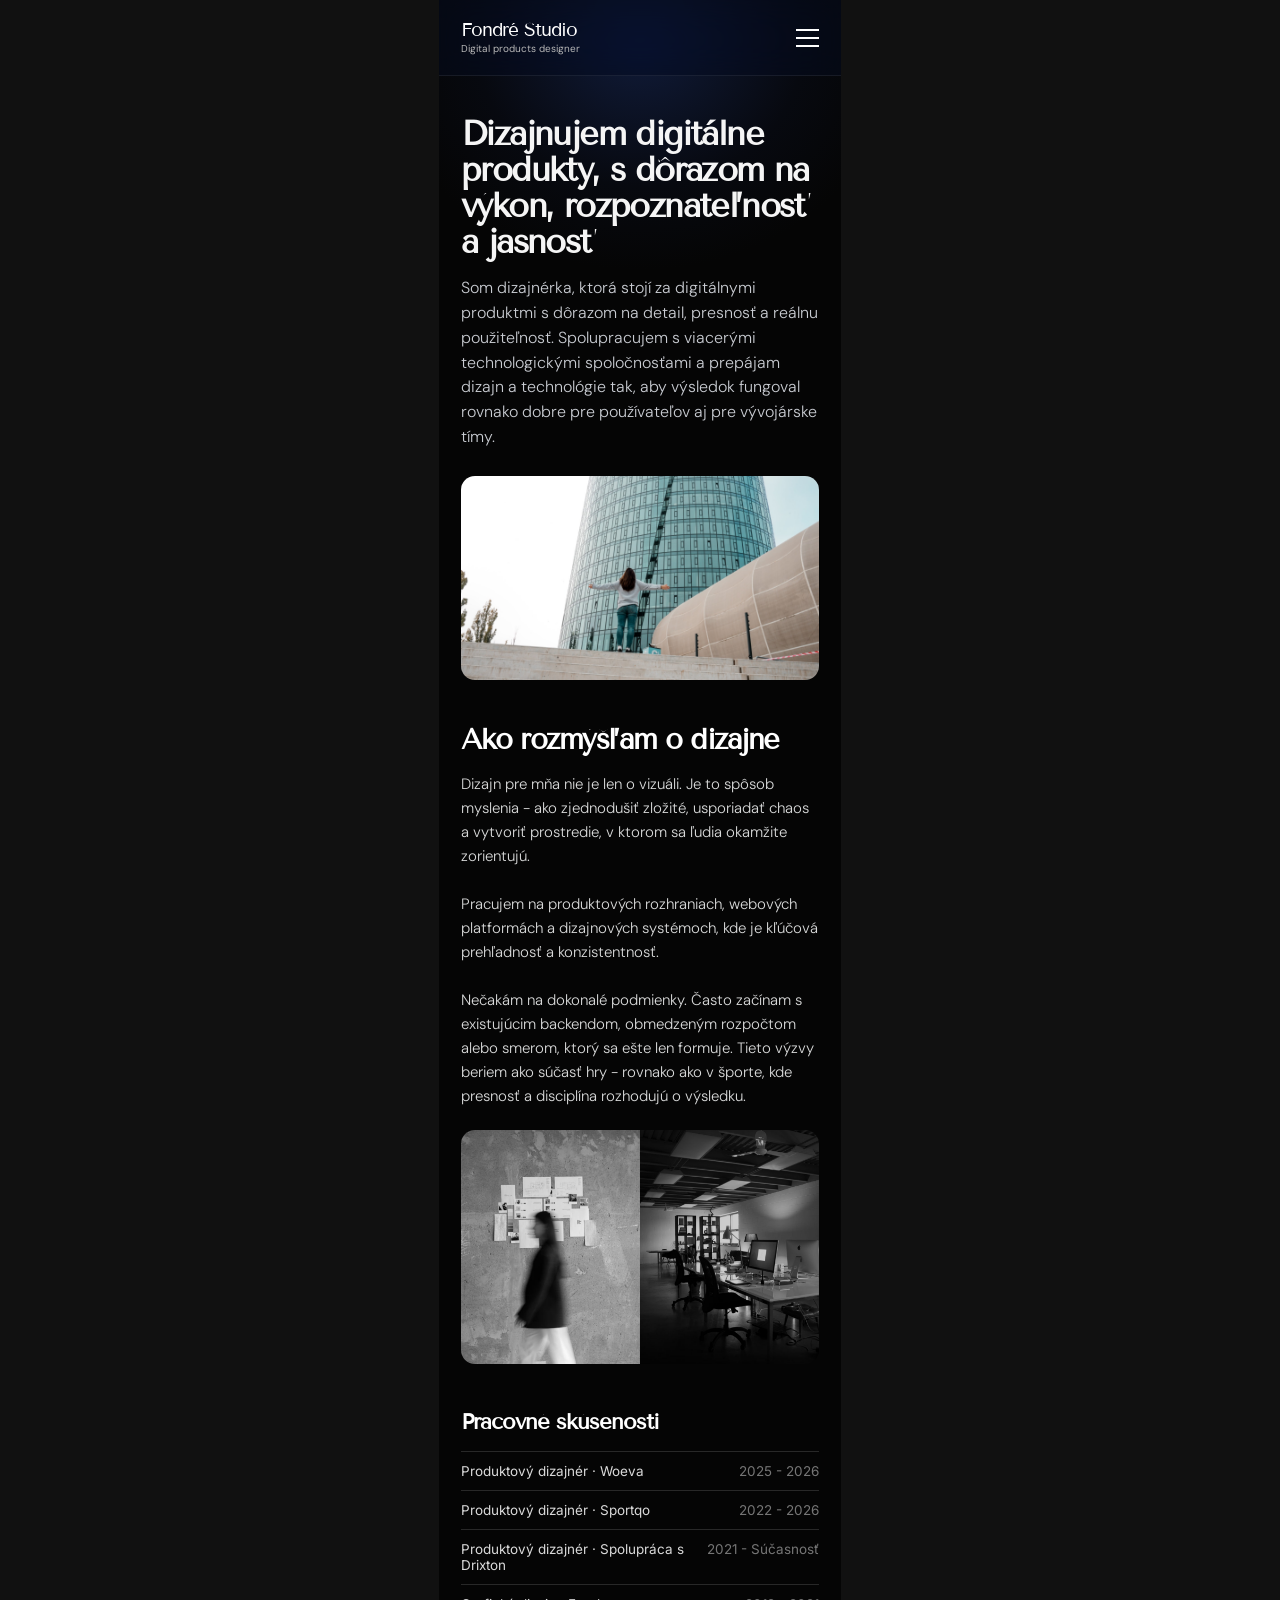
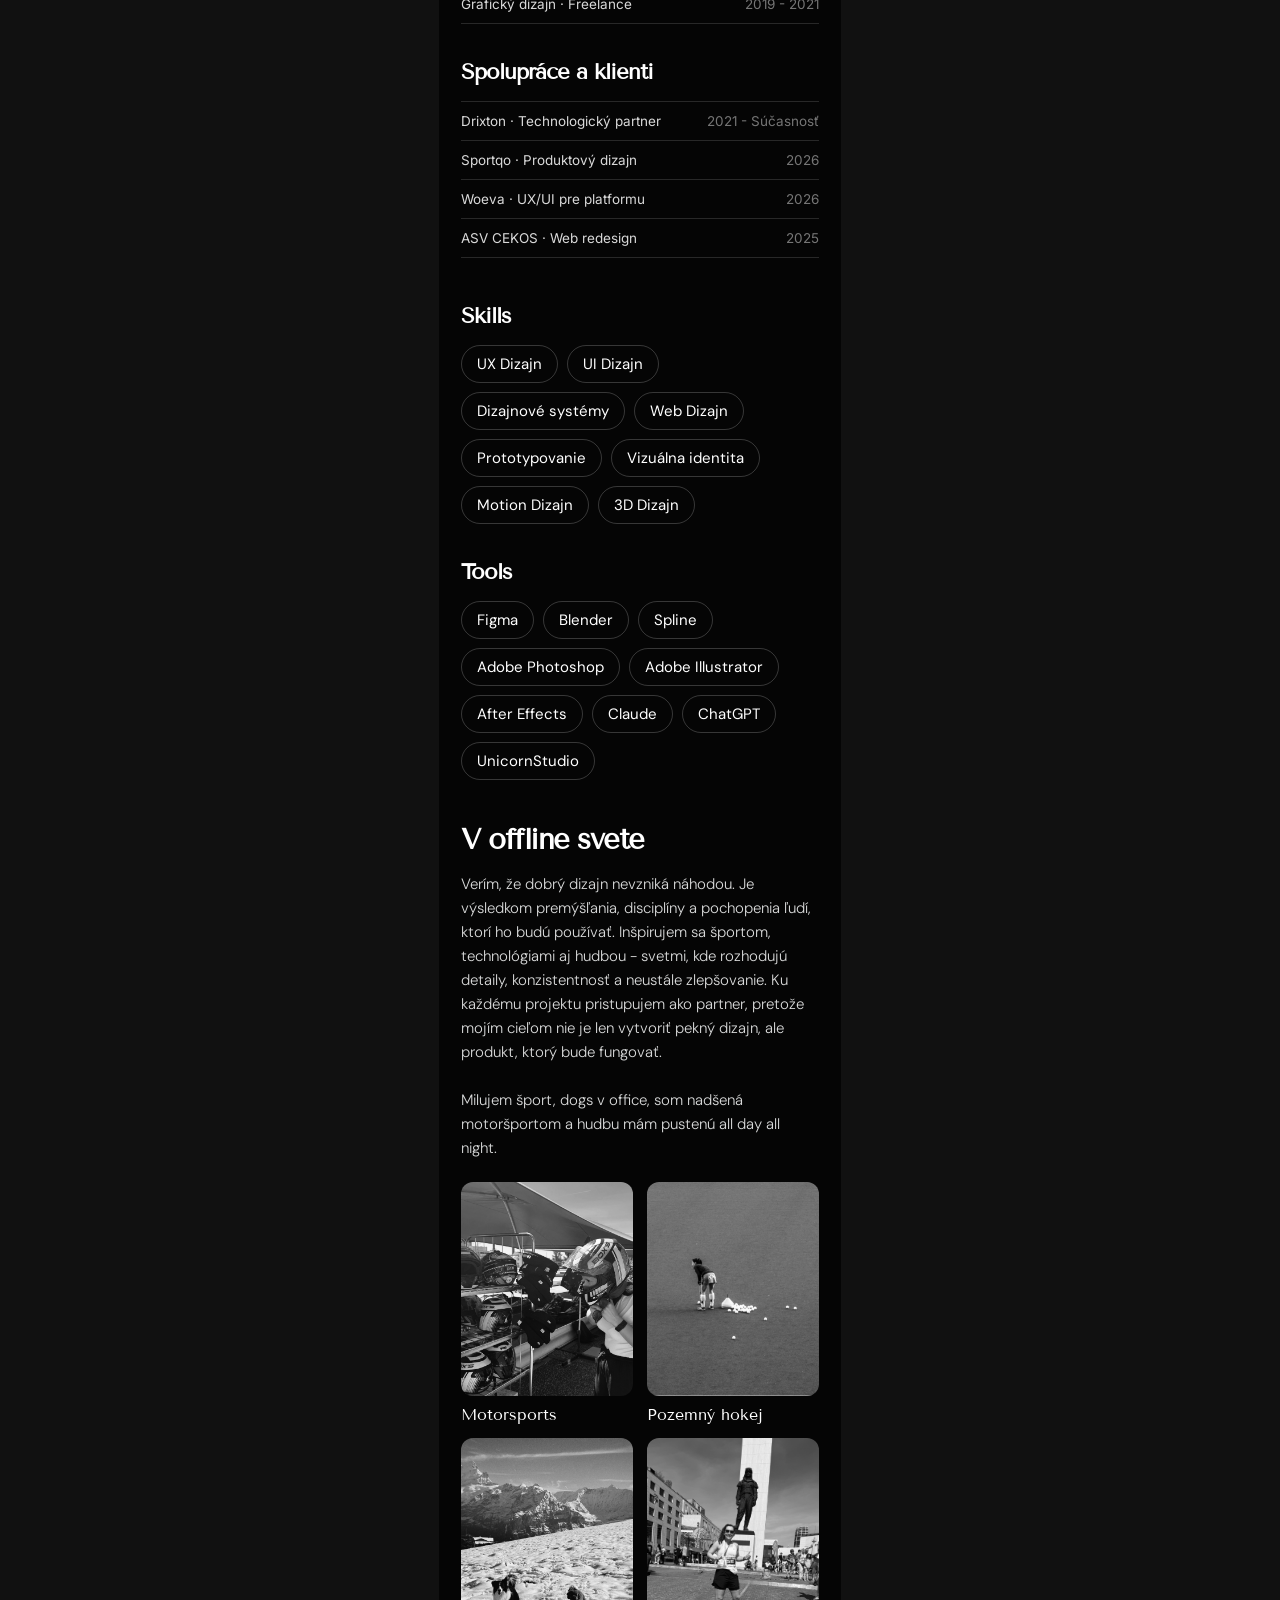
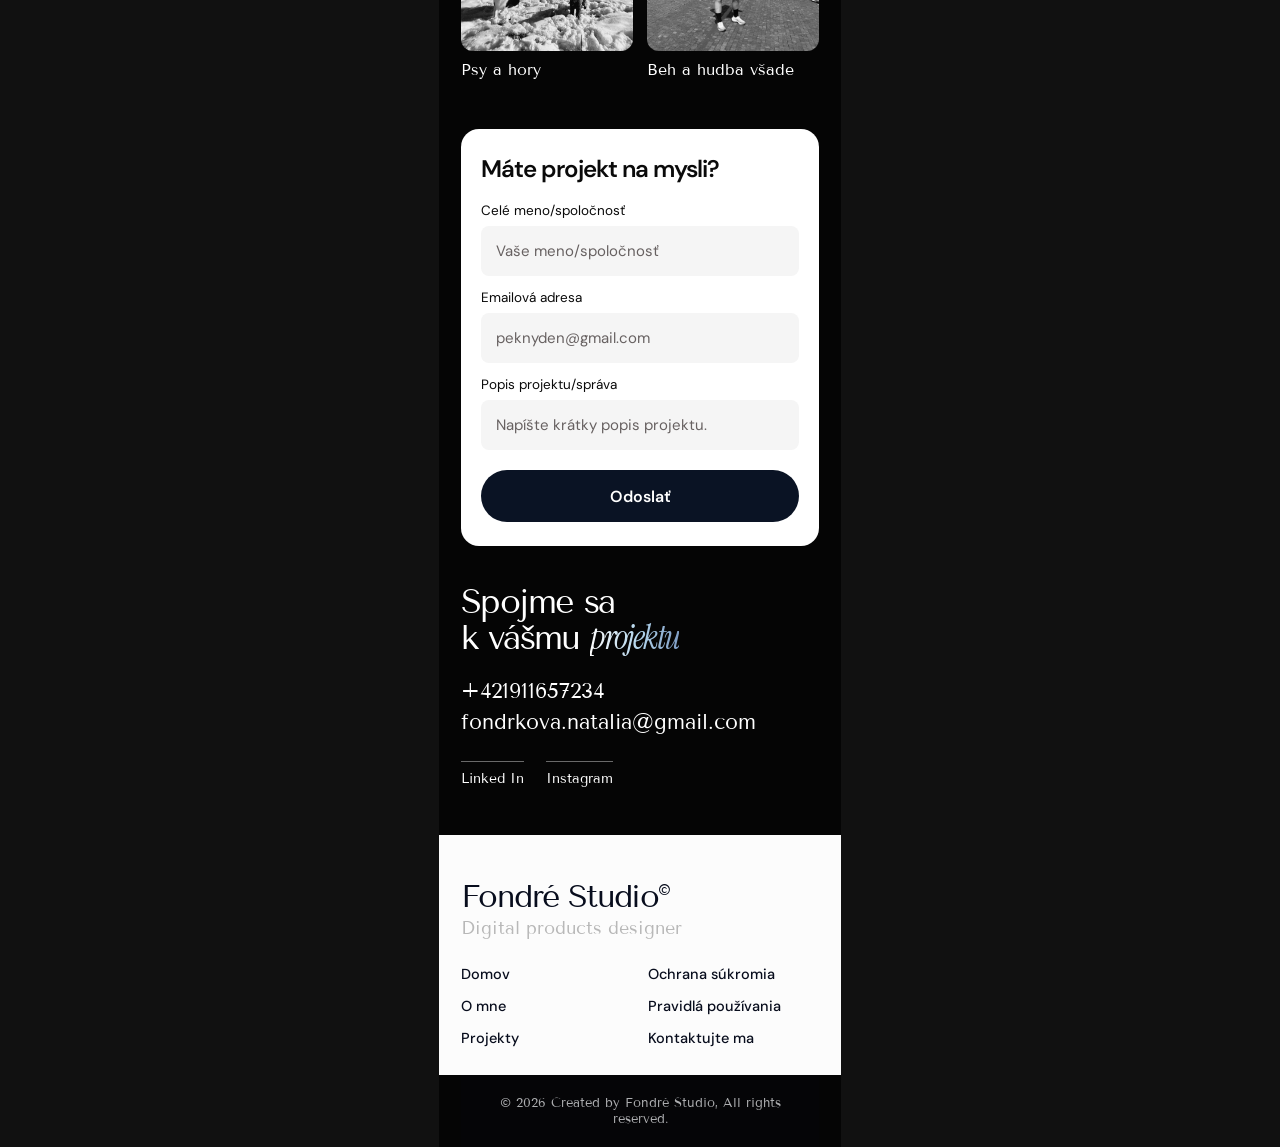
<file: m-onas.html>
<!doctype html>
<html lang="sk"><head>
<meta charset="utf-8" /><title>O mne - mobile</title>
<link rel="stylesheet" href="mframe.css">
</head><body>
<div class="mframe" id="cap">
  <div class="mnav">
    <a class="mnav-logo" href="#"><b>Fondré Studio</b><small>Digital products designer</small></a>
    <button class="mnav-burger"><span></span><span></span><span></span></button>
  </div>

  <div class="m-wrap">
    <section class="m-hero m-sec">
      <h1 class="m-h1">Dizajnujem digitálne produkty, s dôrazom na výkon, rozpoznateľnosť a jasnosť</h1>
      <p class="m-lead">Som dizajnérka, ktorá stojí za digitálnymi produktmi s dôrazom na detail, presnosť a reálnu použiteľnosť. Spolupracujem s viacerými technologickými spoločnosťami a prepájam dizajn a technológie tak, aby výsledok fungoval rovnako dobre pre používateľov aj pre vývojárske tímy.</p>
      <div class="m-proj" style="margin-top:26px"><div class="media" style="aspect-ratio:1528/871"><img src="assets/onas_hero.jpg" alt=""></div></div>
    </section>

    <section class="m-sec" style="padding-top:0">
      <h2 class="m-h2">Ako rozmýšľam o dizajne</h2>
      <p class="m-p" style="margin-top:16px">Dizajn pre mňa nie je len o vizuáli. Je to spôsob myslenia - ako zjednodušiť zložité, usporiadať chaos a vytvoriť prostredie, v ktorom sa ľudia okamžite zorientujú.<br><br>Pracujem na produktových rozhraniach, webových platformách a dizajnových systémoch, kde je kľúčová prehľadnosť a konzistentnosť.<br><br>Nečakám na dokonalé podmienky. Často začínam s existujúcim backendom, obmedzeným rozpočtom alebo smerom, ktorý sa ešte len formuje. Tieto výzvy beriem ako súčasť hry - rovnako ako v športe, kde presnosť a disciplína rozhodujú o výsledku.</p>
      <div class="m-proj" style="margin-top:22px"><div class="media" style="aspect-ratio:674/441;background:transparent"><img src="assets/onas_think.png" alt="" style="object-fit:contain"></div></div>
    </section>

    <section class="m-sec" style="padding-top:0">
      <h2 class="m-h3">Pracovné skúsenosti</h2>
      <div class="m-exp">
        <div class="r"><span>Produktový dizajnér · Woeva</span><span>2025 - 2026</span></div>
        <div class="r"><span>Produktový dizajnér · Sportqo</span><span>2022 - 2026</span></div>
        <div class="r"><span>Produktový dizajnér · Spolupráca s Drixton</span><span>2021 - Súčasnosť</span></div>
        <div class="r"><span>Grafický dizajn · Freelance</span><span>2019 - 2021</span></div>
      </div>
      <h2 class="m-h3" style="margin-top:34px">Spolupráce a klienti</h2>
      <div class="m-exp">
        <div class="r"><span>Drixton · Technologický partner</span><span>2021 - Súčasnosť</span></div>
        <div class="r"><span>Sportqo · Produktový dizajn</span><span>2026</span></div>
        <div class="r"><span>Woeva · UX/UI pre platformu</span><span>2026</span></div>
        <div class="r"><span>ASV CEKOS · Web redesign</span><span>2025</span></div>
      </div>
    </section>

    <section class="m-sec" style="padding-top:0">
      <h2 class="m-h3">Skills</h2>
      <div class="m-tags">
        <span class="tag">UX Dizajn</span><span class="tag">UI Dizajn</span><span class="tag">Dizajnové systémy</span><span class="tag">Web Dizajn</span><span class="tag">Prototypovanie</span><span class="tag">Vizuálna identita</span><span class="tag">Motion Dizajn</span><span class="tag">3D Dizajn</span>
      </div>
      <h2 class="m-h3" style="margin-top:34px">Tools</h2>
      <div class="m-tags">
        <span class="tag">Figma</span><span class="tag">Blender</span><span class="tag">Spline</span><span class="tag">Adobe Photoshop</span><span class="tag">Adobe Illustrator</span><span class="tag">After Effects</span><span class="tag">Claude</span><span class="tag">ChatGPT</span><span class="tag">UnicornStudio</span>
      </div>
    </section>

    <section class="m-sec" style="padding-top:0">
      <h2 class="m-h2">V offline svete</h2>
      <p class="m-p" style="margin-top:16px">Verím, že dobrý dizajn nevzniká náhodou. Je výsledkom premýšľania, disciplíny a pochopenia ľudí, ktorí ho budú používať. Inšpirujem sa športom, technológiami aj hudbou - svetmi, kde rozhodujú detaily, konzistentnosť a neustále zlepšovanie. Ku každému projektu pristupujem ako partner, pretože mojím cieľom nie je len vytvoriť pekný dizajn, ale produkt, ktorý bude fungovať.<br><br>Milujem šport, dogs v office, som nadšená motoršportom a hudbu mám pustenú all day all night.</p>
      <div class="m-offline">
        <figure><img src="assets/onas_off1.jpg" alt=""><figcaption>Motorsports</figcaption></figure>
        <figure><img src="assets/onas_off2.jpg" alt=""><figcaption>Pozemný hokej</figcaption></figure>
        <figure><img src="assets/onas_off3.jpg" alt=""><figcaption>Psy a hory</figcaption></figure>
        <figure><img src="assets/onas_off4.jpg" alt=""><figcaption>Beh a hudba všade</figcaption></figure>
      </div>
    </section>

    <div class="m-form">
      <h3>Máte projekt na mysli?</h3>
      <label>Celé meno/spoločnosť</label><input value="Vaše meno/spoločnosť">
      <label>Emailová adresa</label><input value="peknyden@gmail.com">
      <label>Popis projektu/správa</label><input value="Napíšte krátky popis projektu.">
      <button>Odoslať</button>
    </div>
    <div class="m-connect">
      <div class="big">Spojme sa<br>k vášmu <span class="m-grad">projektu</span></div>
      <div class="info">+421911657234<br>fondrkova.natalia@gmail.com</div>
      <div class="socials"><a href="https://www.linkedin.com/in/nat%C3%A1lia-fondrkov%C3%A1-7195a8167/" target="_blank" rel="noopener">Linked In</a><a href="https://www.instagram.com/fondu_la/" target="_blank" rel="noopener">Instagram</a></div>
    </div>
    <div class="m-foot">
      <div class="brand">Fondré Studio<small>©</small></div>
      <div class="tagf">Digital products designer</div>
      <div class="links"><span>Domov</span><span>Ochrana súkromia</span><span>O mne</span><span>Pravidlá používania</span><span>Projekty</span><span>Kontaktujte ma</span></div>
    </div>
    <div class="m-copy">© 2026 Created by Fondré Studio, All rights reserved.</div>
  </div>
</div>
</body></html>
</file>
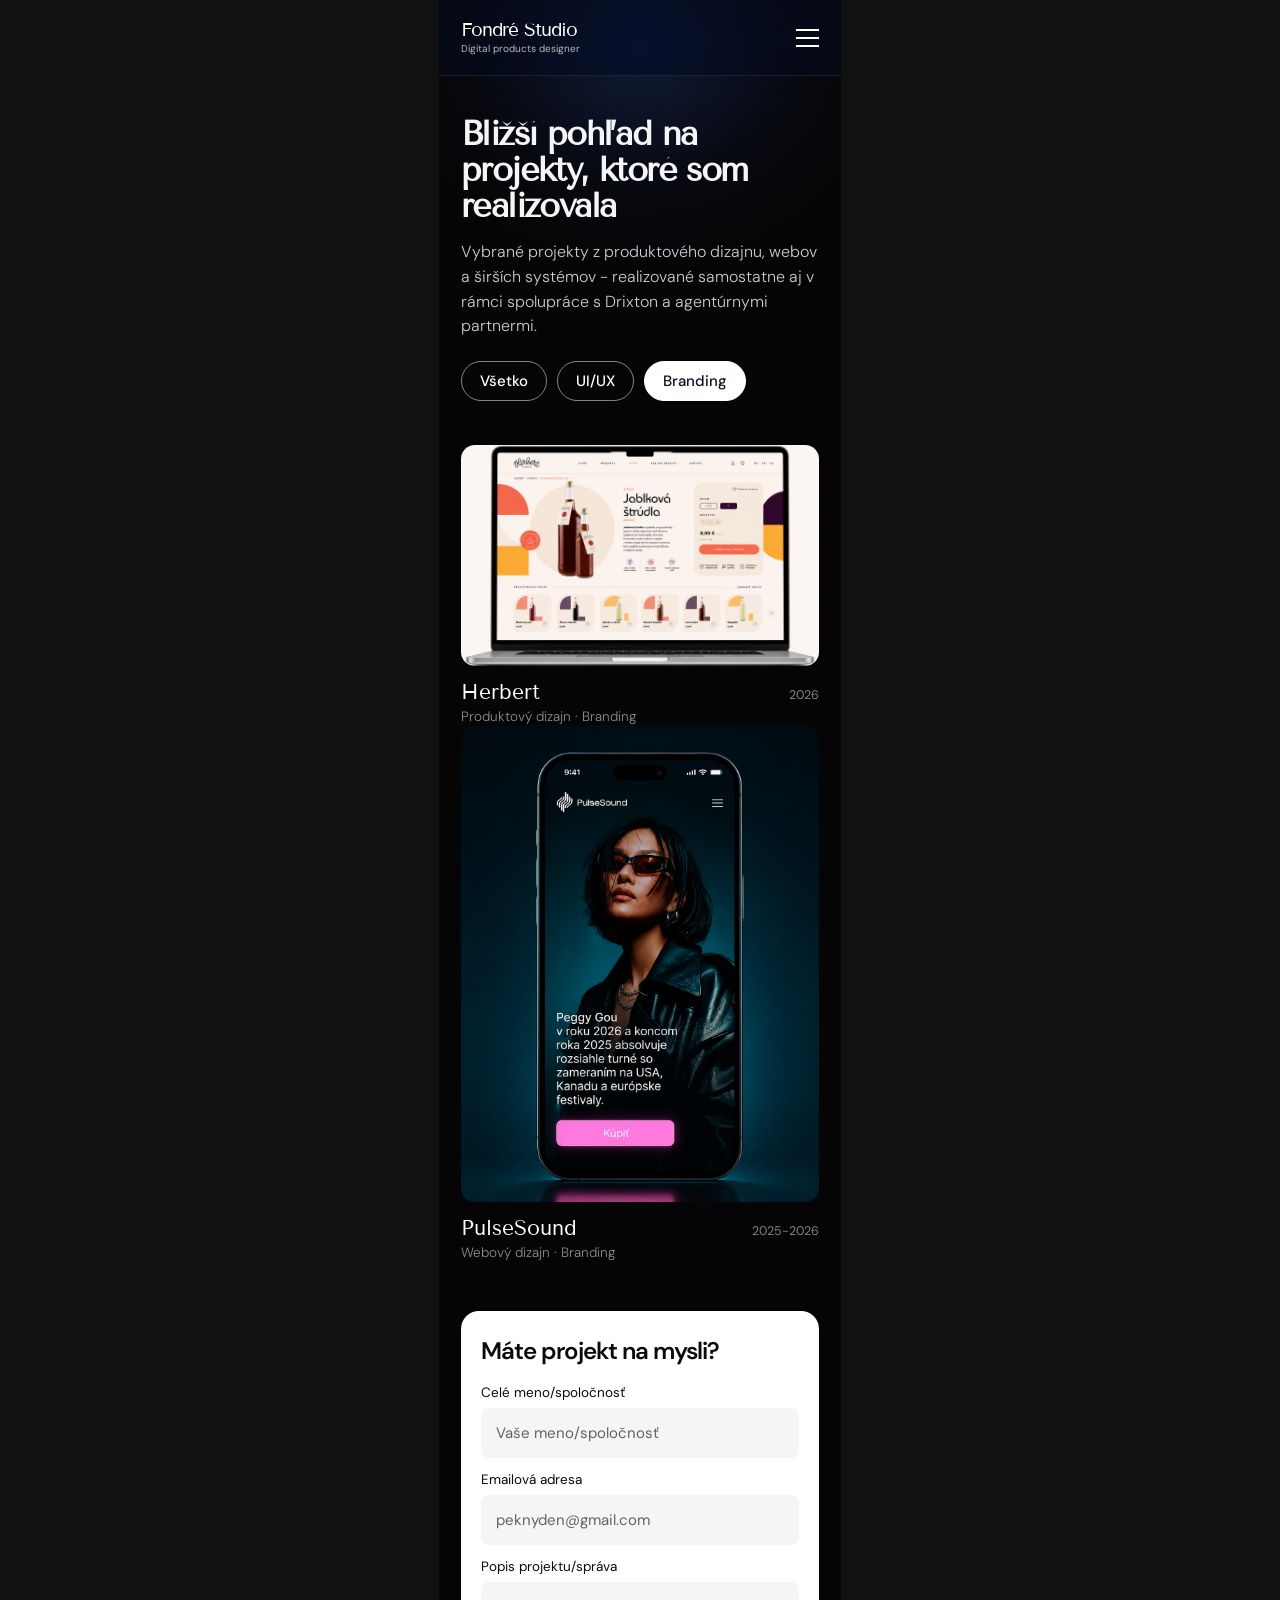
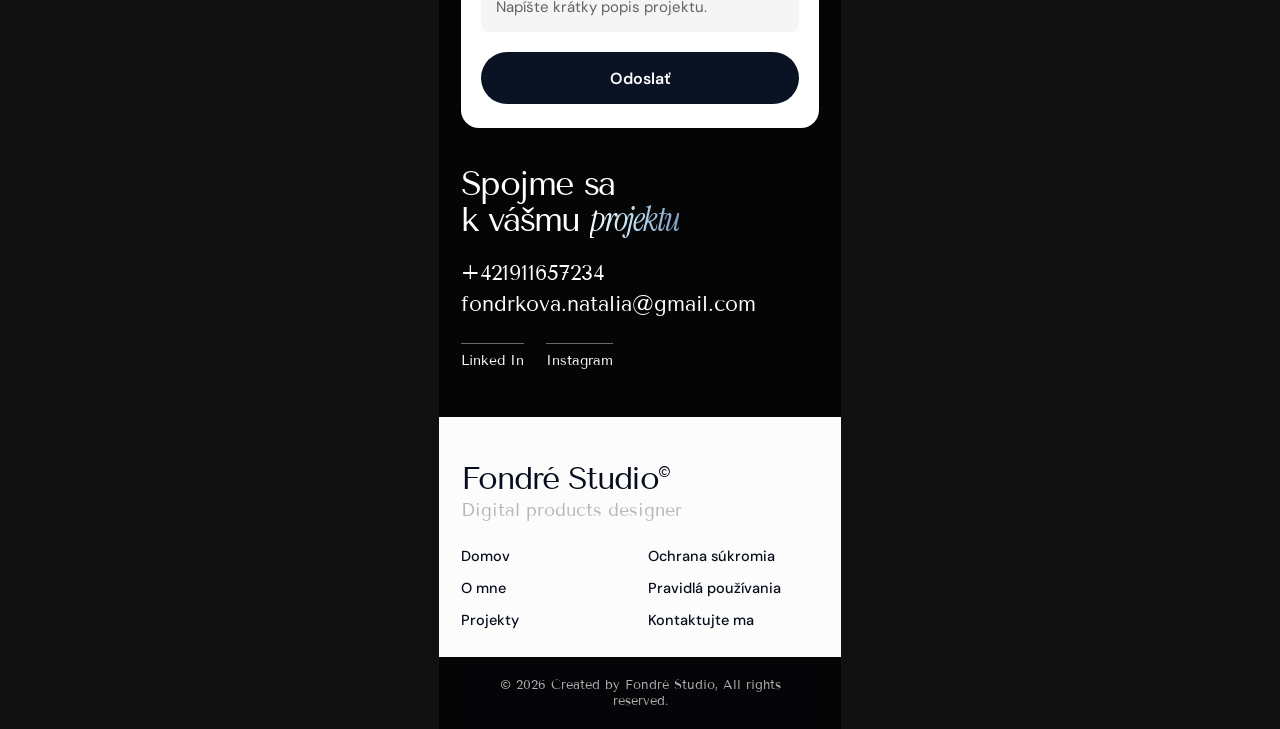
<file: m-proj-branding.html>
<!doctype html>
<html lang="sk"><head>
<meta charset="utf-8" /><title>Moje projekty branding - mobile</title>
<link rel="stylesheet" href="mframe.css">
</head><body>
<div class="mframe" id="cap">
  <div class="mnav">
    <a class="mnav-logo" href="#"><b>Fondré Studio</b><small>Digital products designer</small></a>
    <button class="mnav-burger"><span></span><span></span><span></span></button>
  </div>

  <div class="m-wrap">
    <section class="m-hero m-sec">
      <h1 class="m-h1">Bližší pohľad na projekty, ktoré som realizovala</h1>
      <p class="m-lead">Vybrané projekty z produktového dizajnu, webov a širších systémov - realizované samostatne aj v rámci spolupráce s Drixton a agentúrnymi partnermi.</p>
      <div class="m-chips">
        <button class="m-chip">Všetko</button>
        <button class="m-chip">UI/UX</button>
        <button class="m-chip on">Branding</button>
      </div>
    </section>
    <section class="m-sec" style="padding-top:0">
      <a class="m-proj"><div class="media" style="aspect-ratio:1030/635"><img src="assets/proj_rect9.png"></div>
        <div class="row"><span class="ttl">Herbert</span><span class="yr">2026</span></div><div class="sub">Produktový dizajn · Branding</div></a>
      <a class="m-proj tall"><div class="media"><img src="assets/proj_rect8.png" style="object-position:50% 20%"></div>
        <div class="row"><span class="ttl">PulseSound</span><span class="yr">2025-2026</span></div><div class="sub">Webový dizajn · Branding</div></a>
    </section>

    <div class="m-form">
      <h3>Máte projekt na mysli?</h3>
      <label>Celé meno/spoločnosť</label><input value="Vaše meno/spoločnosť">
      <label>Emailová adresa</label><input value="peknyden@gmail.com">
      <label>Popis projektu/správa</label><input value="Napíšte krátky popis projektu.">
      <button>Odoslať</button>
    </div>
    <div class="m-connect">
      <div class="big">Spojme sa<br>k vášmu <span class="m-grad">projektu</span></div>
      <div class="info">+421911657234<br>fondrkova.natalia@gmail.com</div>
      <div class="socials"><a href="https://www.linkedin.com/in/nat%C3%A1lia-fondrkov%C3%A1-7195a8167/" target="_blank" rel="noopener">Linked In</a><a href="https://www.instagram.com/fondu_la/" target="_blank" rel="noopener">Instagram</a></div>
    </div>
    <div class="m-foot">
      <div class="brand">Fondré Studio<small>©</small></div>
      <div class="tagf">Digital products designer</div>
      <div class="links"><span>Domov</span><span>Ochrana súkromia</span><span>O mne</span><span>Pravidlá používania</span><span>Projekty</span><span>Kontaktujte ma</span></div>
    </div>
    <div class="m-copy">© 2026 Created by Fondré Studio, All rights reserved.</div>
  </div>
</div>
</body></html>
</file>
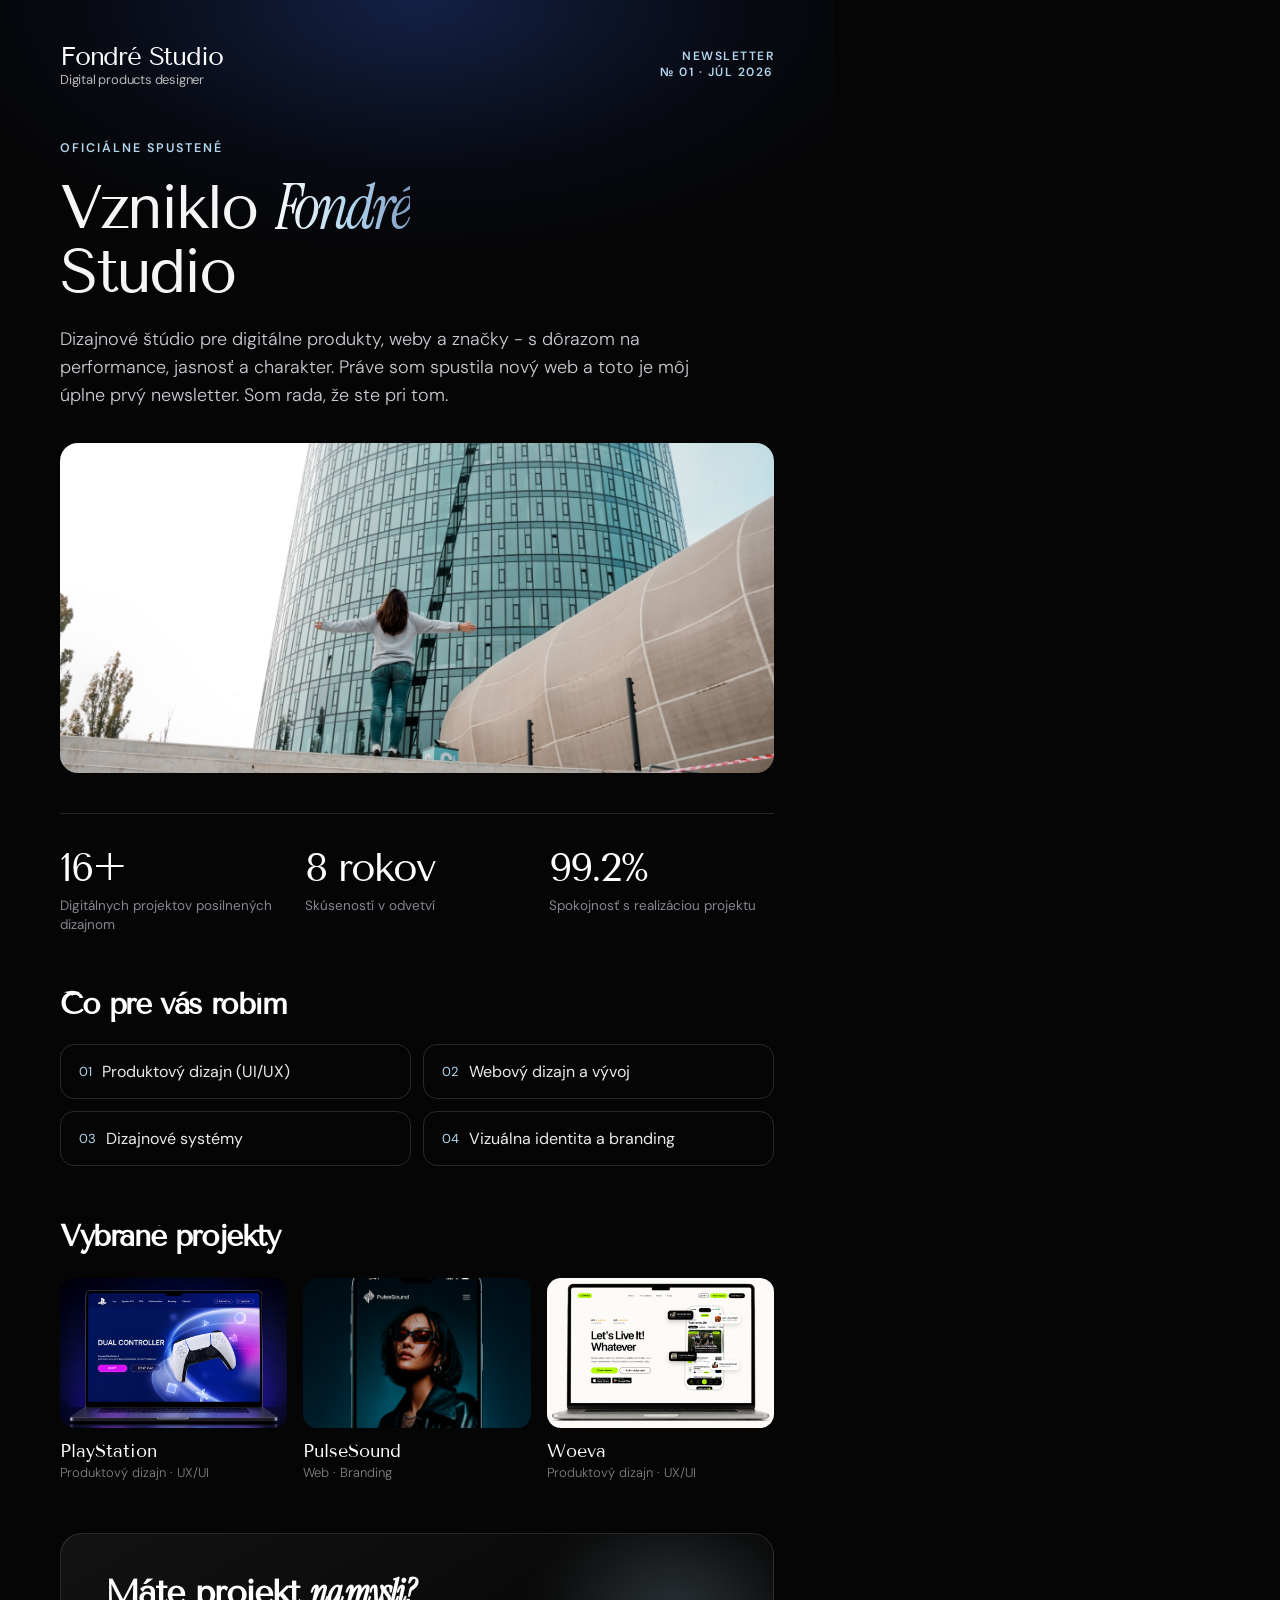
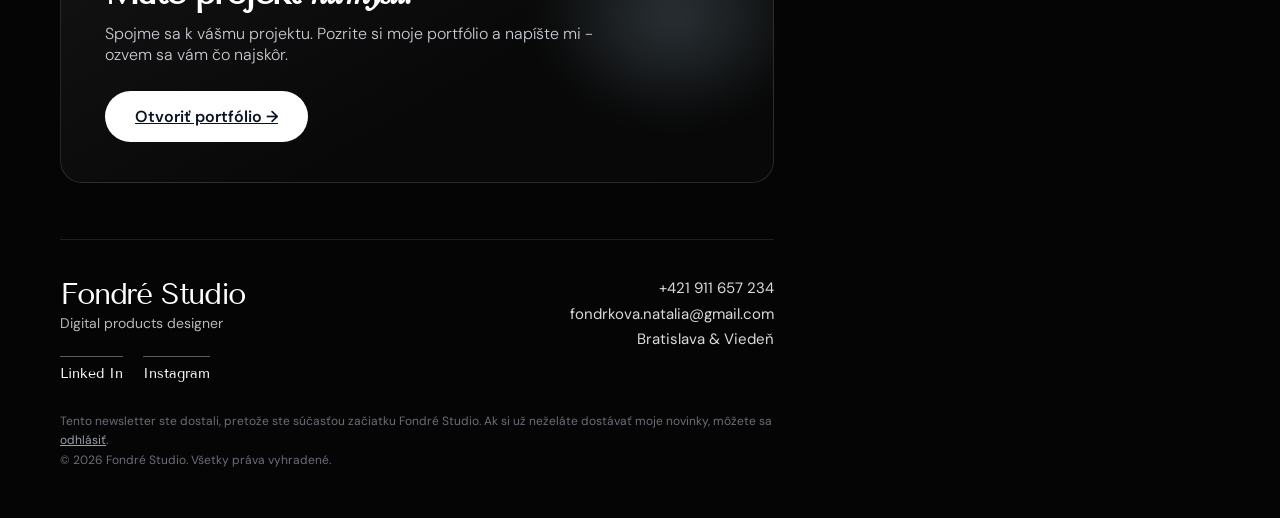
<file: newsletter.html>
<!doctype html>
<html lang="sk">
<head>
<meta charset="utf-8" />
<meta name="theme-color" content="#050505" />
<title>Fondré Studio - Newsletter</title>
<link rel="preconnect" href="https://fonts.googleapis.com">
<link rel="preconnect" href="https://fonts.gstatic.com" crossorigin>
<link rel="stylesheet" href="https://fonts.googleapis.com/css2?family=Tenor+Sans&family=Instrument+Serif:ital@1&family=DM+Sans:opsz,wght@9..40,300;9..40,400;9..40,500;9..40,600;9..40,700&family=Inter:wght@400;500&display=swap">
<style>
  *{margin:0;padding:0;box-sizing:border-box}
  body{background:#050505}
  .nl{width:834px;background:#050505;color:#fff;position:relative;overflow:hidden;-webkit-font-smoothing:antialiased}
  .nl::before{content:"";position:absolute;top:-160px;left:50%;transform:translateX(-50%);width:150%;height:620px;
    background:radial-gradient(58% 60% at 50% 26%,rgba(32,56,122,.55),rgba(16,27,63,.22) 46%,transparent 72%);pointer-events:none;z-index:0}
  .wrap{position:relative;z-index:1;padding:0 60px}
  .tenor{font-family:'Tenor Sans',serif}
  .dm{font-family:'DM Sans',sans-serif}
  .iserif{font-family:'Instrument Serif',serif;font-style:italic}
  .grad{font-family:'Instrument Serif',serif;font-style:italic;
    background:linear-gradient(90deg,#fdfdfd,#b3d6ed 55%,#7f9dc4);-webkit-background-clip:text;background-clip:text;color:transparent;text-decoration:underline;text-underline-offset:3px}

  /* header */
  .top{display:flex;justify-content:space-between;align-items:flex-start;padding-top:44px}
  .brand b{font-family:'Tenor Sans',serif;font-weight:400;font-size:26px;color:#fdfdfd;letter-spacing:-1.2px;display:block;line-height:1}
  .brand small{font-family:'DM Sans',sans-serif;font-size:13px;color:#b8b8b8;letter-spacing:-.2px}
  .stamp{font-family:'DM Sans',sans-serif;font-weight:600;font-size:12px;letter-spacing:1.5px;color:#b3d6ed;text-transform:uppercase;text-align:right;padding-top:4px}

  /* hero */
  .eyebrow{font-family:'DM Sans',sans-serif;font-weight:600;font-size:12.5px;letter-spacing:2px;color:#b3d6ed;text-transform:uppercase;margin-top:52px}
  .h1{font-family:'Tenor Sans',serif;font-size:62px;line-height:1.03;letter-spacing:-3px;color:#f5f5f5;margin-top:20px}
  .lead{font-family:'DM Sans',sans-serif;font-weight:300;font-size:18px;line-height:1.55;color:#c9ccd2;margin-top:22px;max-width:660px}

  .hero-img{width:100%;height:330px;object-fit:cover;border-radius:18px;margin-top:34px;display:block}

  /* stats */
  .stats{display:grid;grid-template-columns:repeat(3,1fr);gap:20px;margin-top:40px;padding-top:34px;border-top:1px solid rgba(255,255,255,.12)}
  .stat .n{font-family:'Tenor Sans',serif;font-size:40px;letter-spacing:-2px;color:#fff;line-height:1}
  .stat .l{font-family:'DM Sans',sans-serif;font-size:13.5px;color:#848792;line-height:1.35;margin-top:9px}

  /* section title */
  .sec{margin-top:52px}
  .sec h2{font-family:'Tenor Sans',serif;font-size:30px;letter-spacing:-1.4px;color:#fff}

  /* services */
  .svc{display:grid;grid-template-columns:1fr 1fr;gap:12px;margin-top:22px}
  .svc div{border:1px solid rgba(255,255,255,.14);border-radius:14px;padding:16px 18px;font-family:'DM Sans',sans-serif;font-size:16px;color:#eaeaea;display:flex;align-items:center;gap:10px}
  .svc span{color:#b3d6ed;font-size:13px}

  /* projects */
  .projs{display:grid;grid-template-columns:repeat(3,1fr);gap:16px;margin-top:24px}
  .card .m{width:100%;height:150px;border-radius:14px;overflow:hidden;background:#0d0d12}
  .card .m img{width:100%;height:100%;object-fit:cover;display:block}
  .card .t{font-family:'Tenor Sans',serif;font-size:18px;color:#fff;margin-top:12px}
  .card .s{font-family:'DM Sans',sans-serif;font-weight:300;font-size:13px;color:rgba(255,255,255,.5);margin-top:2px}

  /* CTA glass */
  .cta{position:relative;margin-top:52px;border-radius:22px;overflow:hidden;padding:40px 44px;
    background:linear-gradient(150deg,rgba(255,255,255,.06),rgba(255,255,255,.015) 60%);
    border:1px solid rgba(255,255,255,.12)}
  .cta::after{content:"";position:absolute;right:-40px;top:-30px;width:280px;height:220px;border-radius:50%;
    background:radial-gradient(ellipse,rgba(179,214,237,.22),transparent 70%);filter:blur(20px);pointer-events:none}
  .cta h3{font-family:'Tenor Sans',serif;font-size:34px;letter-spacing:-1.6px;color:#fff;line-height:1.1;position:relative}
  .cta p{font-family:'DM Sans',sans-serif;font-weight:300;font-size:16px;color:#c9ccd2;margin-top:12px;max-width:520px;position:relative}
  .btn{display:inline-block;margin-top:26px;background:#fff;color:#0a1324;font-family:'DM Sans',sans-serif;font-weight:600;font-size:16px;border-radius:30px;padding:15px 30px;position:relative}

  /* footer */
  .foot{margin-top:56px;border-top:1px solid rgba(255,255,255,.1);padding:36px 0 48px}
  .foot .row{display:flex;justify-content:space-between;align-items:flex-start;gap:24px}
  .foot .big{font-family:'Tenor Sans',serif;font-size:30px;letter-spacing:-1.4px;color:#fff}
  .foot .sub{font-family:'DM Sans',sans-serif;font-size:14px;color:#b8b8b8;margin-top:2px}
  .foot .contact{font-family:'DM Sans',sans-serif;font-size:15px;color:#d9dada;line-height:1.7;text-align:right}
  .foot .socials{display:flex;gap:20px;margin-top:24px}
  .foot .socials a{font-family:'Tenor Sans',serif;font-size:14px;color:#fff;text-decoration:none;border-top:1px solid rgba(255,255,255,.35);padding-top:8px}
  .fine{font-family:'DM Sans',sans-serif;font-size:12px;color:#6b6e77;margin-top:30px;line-height:1.6}
  .fine a{color:#9aa0ab}
</style>
</head>
<body>
<div class="nl">
  <div class="wrap">

    <div class="top">
      <div class="brand"><b>Fondré Studio</b><small>Digital products designer</small></div>
      <div class="stamp">Newsletter<br>№ 01 · Júl 2026</div>
    </div>

    <div class="eyebrow">Oficiálne spustené</div>
    <div class="h1">Vzniklo <span class="grad">Fondré</span><br>Studio</div>
    <div class="lead">Dizajnové štúdio pre digitálne produkty, weby a značky - s dôrazom na performance, jasnosť a charakter. Práve som spustila nový web a toto je môj úplne prvý newsletter. Som rada, že ste pri tom.</div>

    <img class="hero-img" src="assets/onas_hero.jpg" alt="">

    <div class="stats">
      <div class="stat"><div class="n">16+</div><div class="l">Digitálnych projektov posilnených dizajnom</div></div>
      <div class="stat"><div class="n">8 rokov</div><div class="l">Skúseností v odvetví</div></div>
      <div class="stat"><div class="n">99.2%</div><div class="l">Spokojnosť s realizáciou projektu</div></div>
    </div>

    <div class="sec">
      <h2>Čo pre vás robím</h2>
      <div class="svc">
        <div><span>01</span> Produktový dizajn (UI/UX)</div>
        <div><span>02</span> Webový dizajn a vývoj</div>
        <div><span>03</span> Dizajnové systémy</div>
        <div><span>04</span> Vizuálna identita a branding</div>
      </div>
    </div>

    <div class="sec">
      <h2>Vybrané projekty</h2>
      <div class="projs">
        <div class="card"><div class="m"><img src="assets/proj_bg_rect7.png"></div><div class="t">PlayStation</div><div class="s">Produktový dizajn · UX/UI</div></div>
        <div class="card"><div class="m"><img src="assets/proj_rect8.png" style="object-position:50% 20%"></div><div class="t">PulseSound</div><div class="s">Web · Branding</div></div>
        <div class="card"><div class="m"><img src="assets/carousel_3.png"></div><div class="t">Woeva</div><div class="s">Produktový dizajn · UX/UI</div></div>
      </div>
    </div>

    <div class="cta">
      <h3>Máte projekt <span class="iserif">na mysli?</span></h3>
      <p>Spojme sa k vášmu projektu. Pozrite si moje portfólio a napíšte mi - ozvem sa vám čo najskôr.</p>
      <a class="btn" href="#">Otvoriť portfólio →</a>
    </div>

    <div class="foot">
      <div class="row">
        <div>
          <div class="big">Fondré Studio</div>
          <div class="sub">Digital products designer</div>
          <div class="socials"><a href="https://www.linkedin.com/in/nat%C3%A1lia-fondrkov%C3%A1-7195a8167/" target="_blank" rel="noopener">Linked In</a><a href="https://www.instagram.com/fondu_la/" target="_blank" rel="noopener">Instagram</a></div>
        </div>
        <div class="contact">+421 911 657 234<br>fondrkova.natalia@gmail.com<br>Bratislava &amp; Viedeň</div>
      </div>
      <div class="fine">Tento newsletter ste dostali, pretože ste súčasťou začiatku Fondré Studio. Ak si už neželáte dostávať moje novinky, môžete sa <a href="#">odhlásiť</a>.<br>© 2026 Fondré Studio. Všetky práva vyhradené.</div>
    </div>

  </div>
</div>
</body>
</html>
</file>
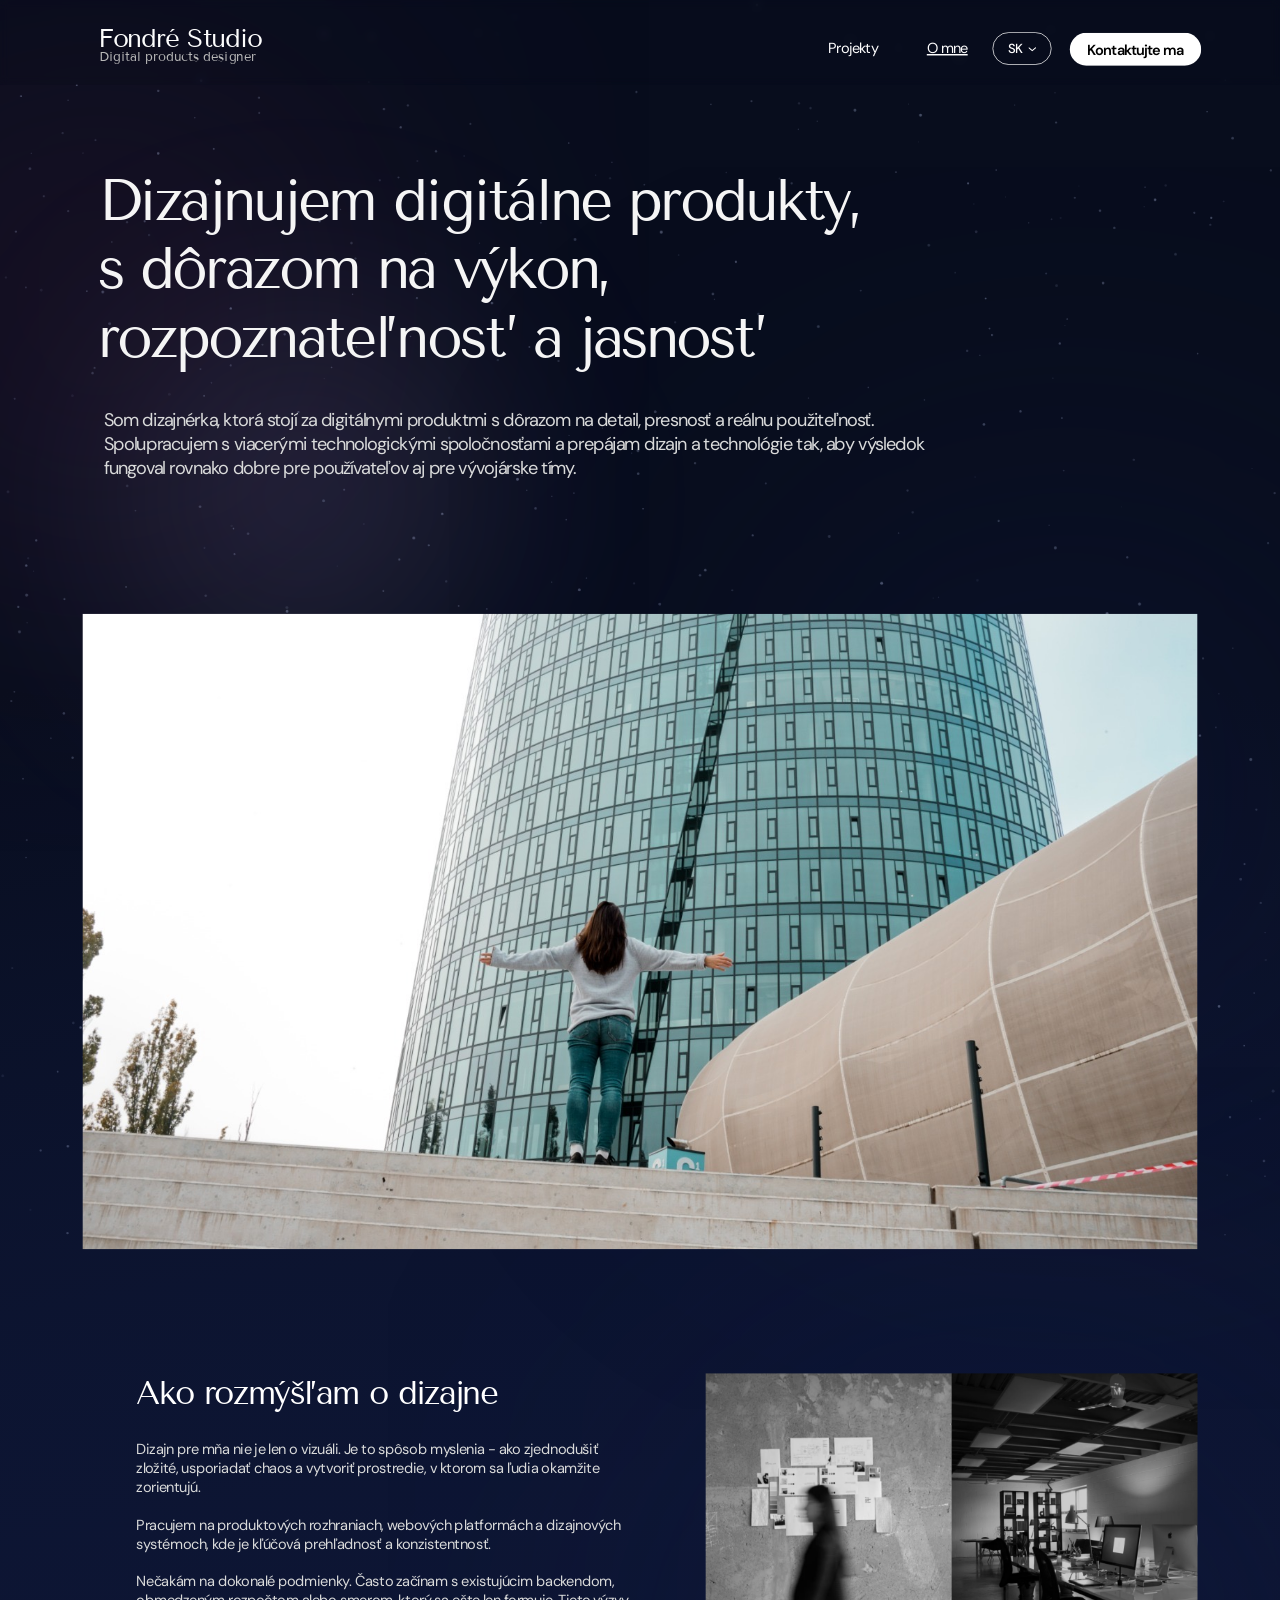
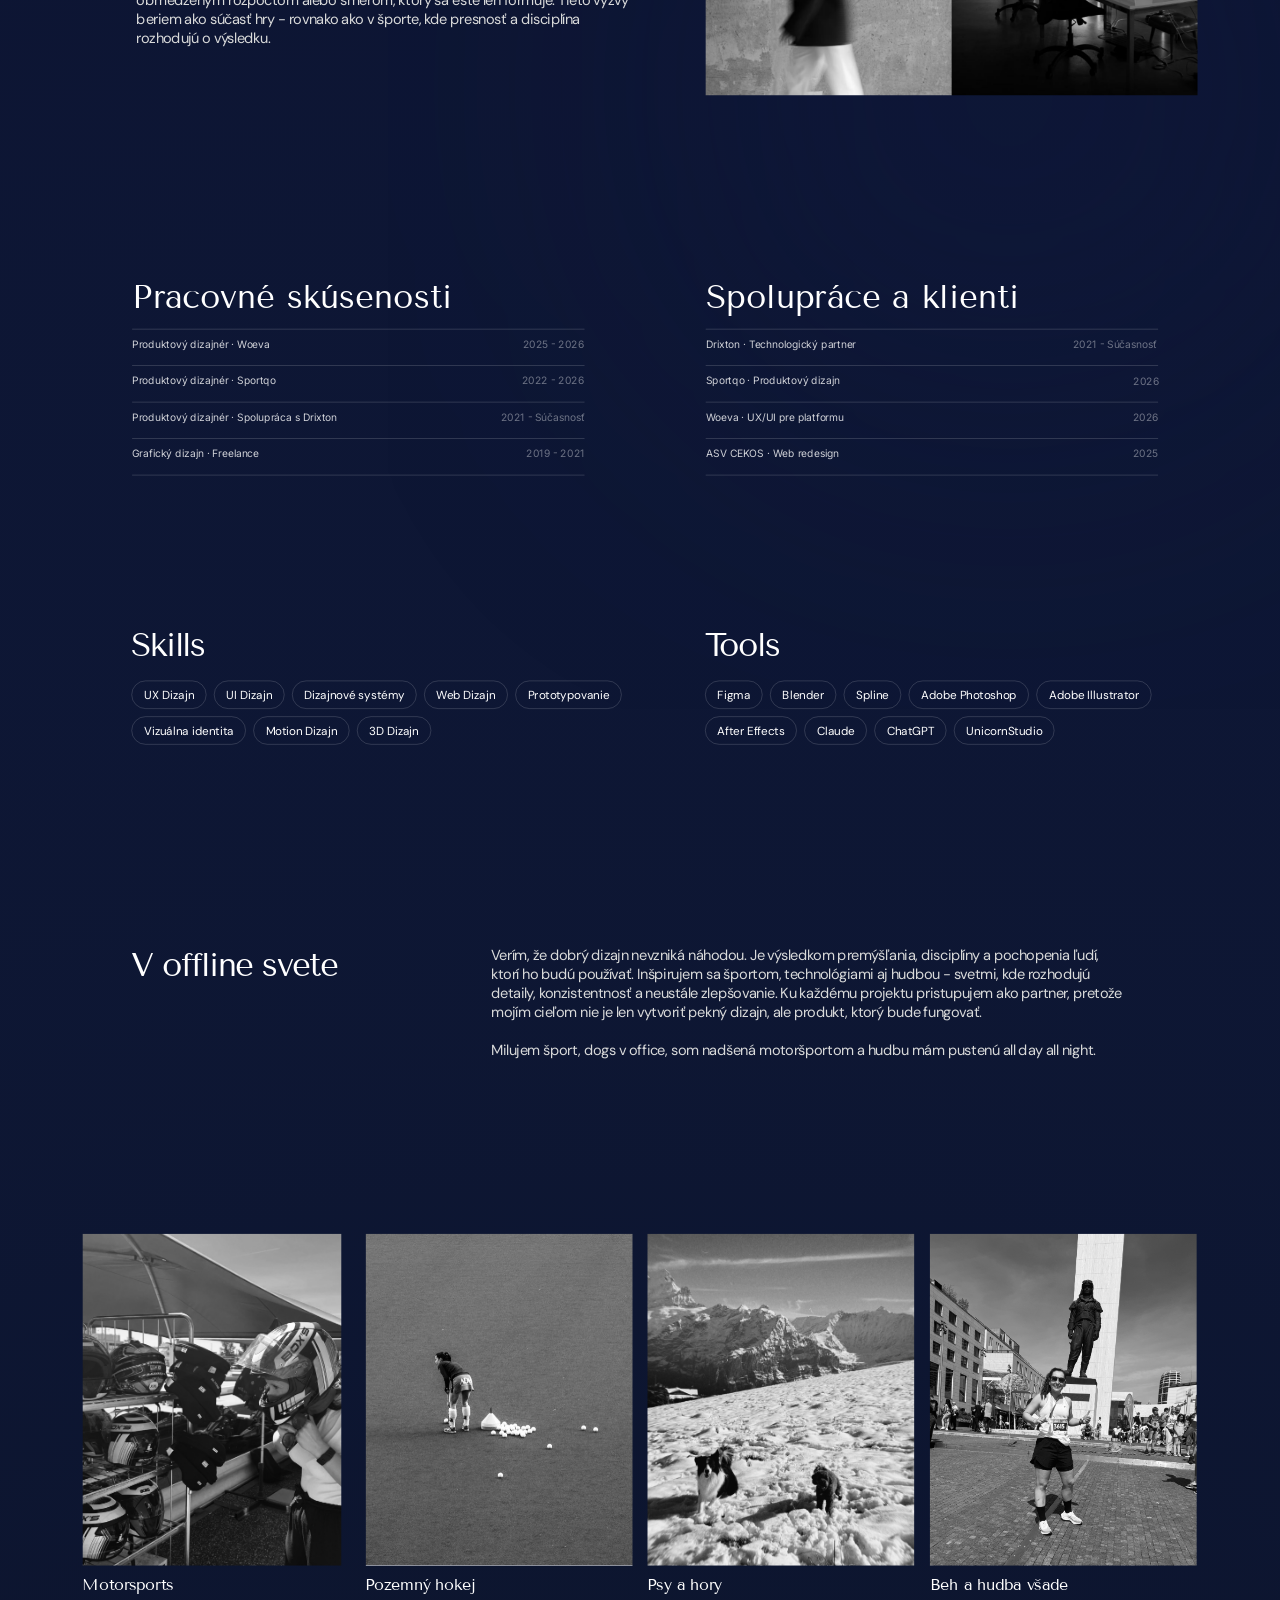
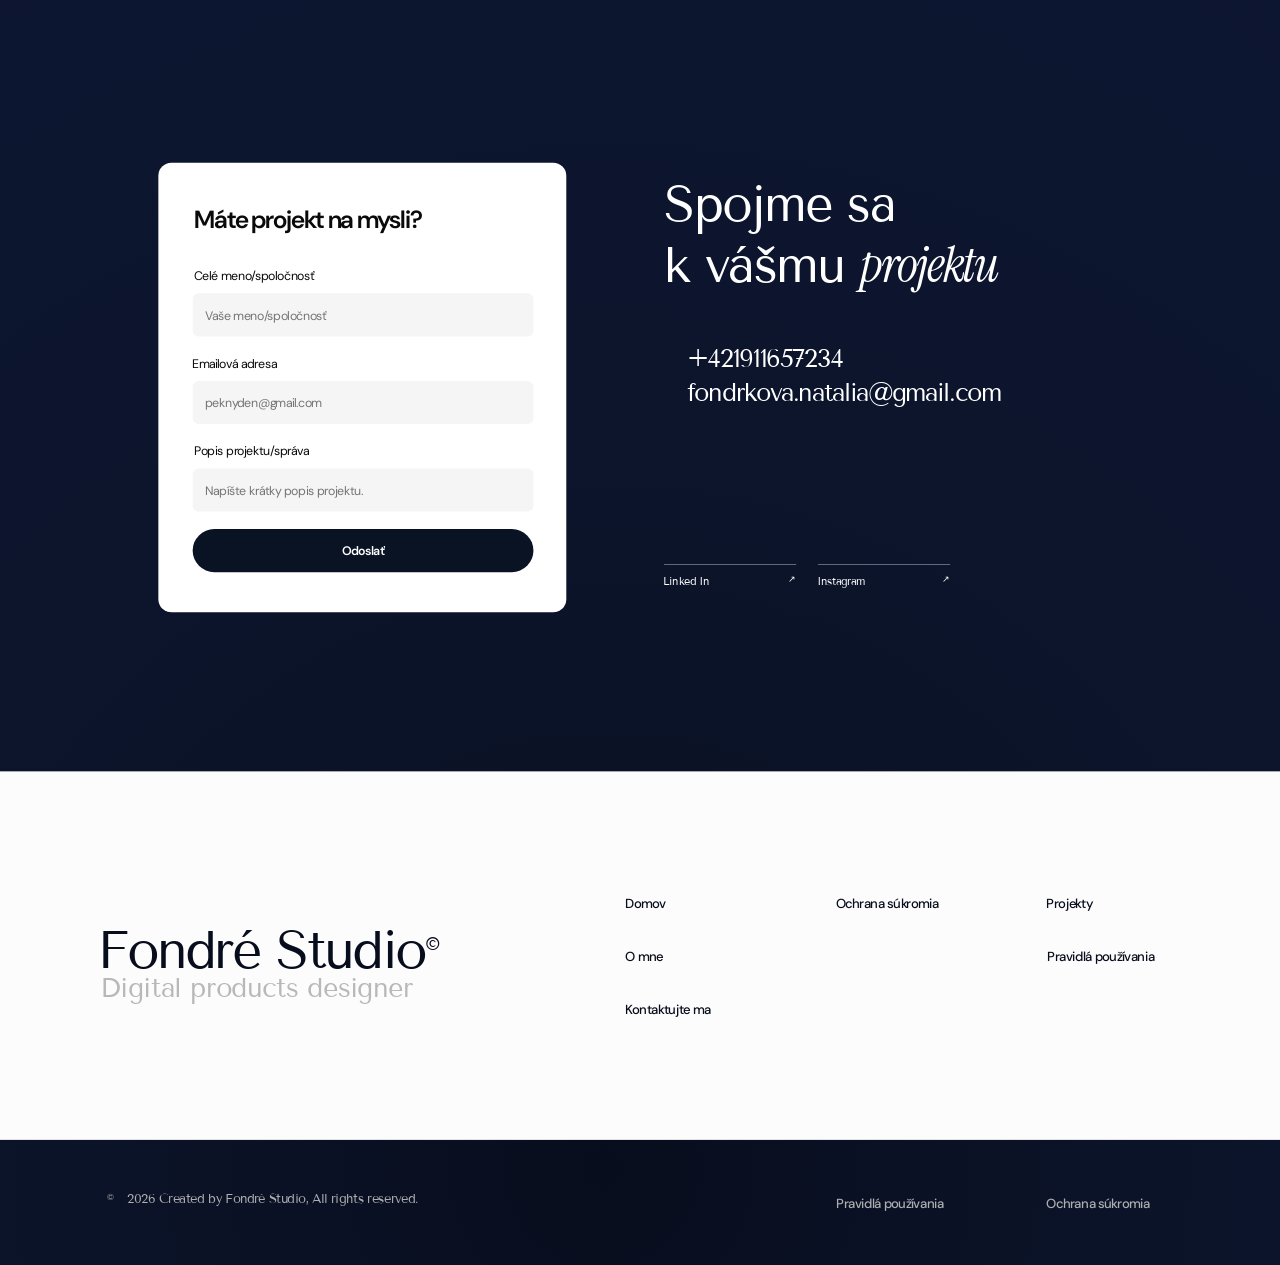
<file: o-nas.html>
<!doctype html>
<html lang="sk">
<head>
<meta charset="utf-8" />
<meta name="viewport" content="width=device-width, initial-scale=1" />
<meta name="theme-color" content="#080d1d" />
<title>O mne - Fondré Studio</title>
<link rel="icon" type="image/svg+xml" href="assets/favicon.svg" />
<link rel="preconnect" href="https://fonts.googleapis.com">
<link rel="preconnect" href="https://fonts.gstatic.com" crossorigin>
<link rel="stylesheet" href="styles.css" />
</head>
<body data-page="onas">
<div id="frame">
  <div class="stage" data-h="6118">

    <img class="bg-particles" src="assets/bg_particles.svg" alt="" style="left:-6401.27px;top:-1240.03px;width:14452px;height:14452px" />
    <canvas id="hero-particles" width="1754" height="1700"></canvas>

    <div id="content" style="position:absolute;left:0;top:0;width:1754px;height:6118px;z-index:2">

      <!-- HERO -->
      <div class="abs tenor" style="left:134px;top:227px;width:1376px;font-size:80px;color:#f5f5f5;letter-spacing:-4px;line-height:normal">Dizajnujem digitálne produkty,<br>s dôrazom na výkon,<br>rozpoznateľnosť a jasnosť</div>
      <div class="abs dm" style="left:142px;top:559px;width:1189px;font-size:25px;color:#d9dada;letter-spacing:-1.25px;line-height:normal">Som dizajnérka, ktorá stojí za digitálnymi produktmi s dôrazom na detail, presnosť a reálnu použiteľnosť. Spolupracujem s viacerými technologickými spoločnosťami a prepájam dizajn a technológie tak, aby výsledok fungoval rovnako dobre pre používateľov aj pre vývojárske tímy.</div>

      <!-- big hero image -->
      <div class="reveal abs proj-media" style="left:113px;top:841px;width:1528px;height:871px">
        <img src="assets/onas_hero.jpg" alt="" style="width:100%;height:100%;object-fit:cover" />
      </div>

      <!-- Ako rozmýšľame -->
      <div class="reveal abs tenor" style="left:187px;top:1882px;width:521px;font-size:45px;color:#fff;letter-spacing:-2.25px;line-height:normal;white-space:nowrap">Ako rozmýšľam o dizajne</div>
      <div class="reveal abs dm" style="left:187px;top:1972px;width:679px;font-size:20px;color:#d9dada;letter-spacing:-0.6px;line-height:normal">Dizajn pre mňa nie je len o vizuáli. Je to spôsob myslenia - ako zjednodušiť zložité, usporiadať chaos a vytvoriť prostredie, v ktorom sa ľudia okamžite zorientujú.<br><br>Pracujem na produktových rozhraniach, webových platformách a dizajnových systémoch, kde je kľúčová prehľadnosť a konzistentnosť.<br><br>Nečakám na dokonalé podmienky. Často začínam s existujúcim backendom, obmedzeným rozpočtom alebo smerom, ktorý sa ešte len formuje. Tieto výzvy beriem ako súčasť hry - rovnako ako v športe, kde presnosť a disciplína rozhodujú o výsledku.</div>
      <div class="reveal abs" style="left:967px;top:1882px;width:674px;height:441px">
        <img src="assets/onas_think.png" alt="" style="width:100%;height:100%;object-fit:contain" />
      </div>

      <!-- Pracovné skúsenosti -->
      <div class="abs tenor" style="left:181px;top:2573px;font-size:45px;color:#fff;line-height:normal">Pracovné skúsenosti</div>
      <div class="abs" style="left:181px;top:2643px;width:620px;height:1px;background:rgba(255,255,255,.2)"></div>
      <div class="abs inter" style="left:181px;top:2655px;font-size:14px;color:rgba(255,255,255,.8)">Produktový dizajnér · Woeva</div>
      <div class="abs inter" style="left:181px;top:2655px;width:620px;text-align:right;font-size:14px;color:rgba(255,255,255,.4)">2025 - 2026</div>
      <div class="abs" style="left:181px;top:2693px;width:620px;height:1px;background:rgba(255,255,255,.2)"></div>
      <div class="abs inter" style="left:181px;top:2705px;font-size:14px;color:rgba(255,255,255,.8)">Produktový dizajnér · Sportqo</div>
      <div class="abs inter" style="left:181px;top:2705px;width:620px;text-align:right;font-size:14px;color:rgba(255,255,255,.4)">2022 - 2026</div>
      <div class="abs" style="left:181px;top:2743px;width:620px;height:1px;background:rgba(255,255,255,.2)"></div>
      <div class="abs inter" style="left:181px;top:2755px;font-size:14px;color:rgba(255,255,255,.8)">Produktový dizajnér · Spolupráca s Drixton</div>
      <div class="abs inter" style="left:181px;top:2755px;width:620px;text-align:right;font-size:14px;color:rgba(255,255,255,.4)">2021 - Súčasnosť</div>
      <div class="abs" style="left:181px;top:2793px;width:620px;height:1px;background:rgba(255,255,255,.2)"></div>
      <div class="abs inter" style="left:181px;top:2805px;font-size:14px;color:rgba(255,255,255,.8)">Grafický dizajn · Freelance</div>
      <div class="abs inter" style="left:181px;top:2805px;width:620px;text-align:right;font-size:14px;color:rgba(255,255,255,.4)">2019 - 2021</div>
      <div class="abs" style="left:181px;top:2843px;width:620px;height:1px;background:rgba(255,255,255,.2)"></div>

      <!-- Spolupráce a klienti -->
      <div class="abs tenor" style="left:967px;top:2573px;font-size:45px;color:#fff;line-height:normal">Spolupráce a klienti</div>
      <div class="abs" style="left:967px;top:2643px;width:620px;height:1px;background:rgba(255,255,255,.2)"></div>
      <div class="abs inter" style="left:967px;top:2655px;font-size:14px;color:rgba(255,255,255,.8)">Drixton · Technologický partner</div>
      <div class="abs inter" style="left:1470px;top:2655px;font-size:14px;color:rgba(255,255,255,.4)">2021 - Súčasnosť</div>
      <div class="abs" style="left:967px;top:2693px;width:620px;height:1px;background:rgba(255,255,255,.2)"></div>
      <div class="abs inter" style="left:967px;top:2705px;font-size:14px;color:rgba(255,255,255,.8)">Sportqo · Produktový dizajn</div>
      <div class="abs inter" style="left:1553px;top:2706px;font-size:14px;color:rgba(255,255,255,.4)">2026</div>
      <div class="abs" style="left:967px;top:2743px;width:620px;height:1px;background:rgba(255,255,255,.2)"></div>
      <div class="abs inter" style="left:967px;top:2755px;font-size:14px;color:rgba(255,255,255,.8)">Woeva · UX/UI pre platformu</div>
      <div class="abs inter" style="left:1552px;top:2755px;font-size:14px;color:rgba(255,255,255,.4)">2026</div>
      <div class="abs" style="left:967px;top:2793px;width:620px;height:1px;background:rgba(255,255,255,.2)"></div>
      <div class="abs inter" style="left:967px;top:2805px;font-size:14px;color:rgba(255,255,255,.8)">ASV CEKOS · Web redesign</div>
      <div class="abs inter" style="left:1552px;top:2805px;font-size:14px;color:rgba(255,255,255,.4)">2025</div>
      <div class="abs" style="left:967px;top:2843px;width:620px;height:1px;background:rgba(255,255,255,.2)"></div>

      <!-- Skills -->
      <div class="abs tenor" style="left:180px;top:3049px;font-size:45px;color:#fff;letter-spacing:-2.25px;line-height:normal">Skills</div>
      <div class="abs tags" style="left:180px;top:3125px;width:720px;display:flex;flex-wrap:wrap;gap:10px">
        <span class="tag">UX Dizajn</span><span class="tag">UI Dizajn</span><span class="tag">Dizajnové systémy</span><span class="tag">Web Dizajn</span><span class="tag">Prototypovanie</span><span class="tag">Vizuálna identita</span><span class="tag">Motion Dizajn</span><span class="tag">3D Dizajn</span>
      </div>

      <!-- Tools -->
      <div class="abs tenor" style="left:966px;top:3049px;font-size:45px;color:#fff;letter-spacing:-2.25px;line-height:normal">Tools</div>
      <div class="abs tags" style="left:966px;top:3125px;width:650px;display:flex;flex-wrap:wrap;gap:10px">
        <span class="tag">Figma</span><span class="tag">Blender</span><span class="tag">Spline</span><span class="tag">Adobe Photoshop</span><span class="tag">Adobe Illustrator</span><span class="tag">After Effects</span><span class="tag">Claude</span><span class="tag">ChatGPT</span><span class="tag">UnicornStudio</span>
      </div>

      <!-- V offline svete -->
      <div class="abs tenor" style="left:180px;top:3488px;width:496px;font-size:45px;color:#fff;letter-spacing:-2.25px;line-height:normal">V offline svete</div>
      <div class="reveal abs dm" style="left:673px;top:3488px;width:864px;font-size:20px;color:#d9dada;letter-spacing:-0.6px;line-height:normal">Verím, že dobrý dizajn nevzniká náhodou. Je výsledkom premýšľania, disciplíny a pochopenia ľudí, ktorí ho budú používať. Inšpirujem sa športom, technológiami aj hudbou - svetmi, kde rozhodujú detaily, konzistentnosť a neustále zlepšovanie. Ku každému projektu pristupujem ako partner, pretože mojím cieľom nie je len vytvoriť pekný dizajn, ale produkt, ktorý bude fungovať.<br><br>Milujem šport, dogs v office, som nadšená motoršportom a hudbu mám pustenú all day all night.</div>

      <!-- offline photos -->
      <div class="reveal abs proj-media" style="left:113px;top:3883px;width:355px;height:455px"><img src="assets/onas_off1.jpg" style="width:100%;height:100%;object-fit:cover"></div>
      <div class="abs tenor" style="left:113px;top:4350px;font-size:22px;color:#fff;letter-spacing:-0.66px">Motorsports</div>
      <div class="reveal abs proj-media" style="left:501px;top:3883px;width:366px;height:455px"><img src="assets/onas_off2.jpg" style="width:100%;height:100%;object-fit:cover"></div>
      <div class="abs tenor" style="left:500px;top:4350px;font-size:22px;color:#fff;letter-spacing:-0.66px">Pozemný hokej</div>
      <div class="reveal abs proj-media" style="left:887px;top:3883px;width:366px;height:455px"><img src="assets/onas_off3.jpg" style="width:100%;height:100%;object-fit:cover"></div>
      <div class="abs tenor" style="left:887px;top:4350px;font-size:22px;color:#fff;letter-spacing:-0.66px">Psy a hory</div>
      <div class="reveal abs proj-media" style="left:1274px;top:3883px;width:366px;height:455px"><img src="assets/onas_off4.jpg" style="width:100%;height:100%;object-fit:cover"></div>
      <div class="abs tenor" style="left:1274px;top:4350px;font-size:22px;color:#fff;letter-spacing:-0.66px">Beh a hudba všade</div>

      <div id="navbar"></div>
      <div id="contactfooter"></div>
    </div>
  </div>
</div>

<!-- ==================== MOBILE ==================== -->
<div id="mobile">
  <img class="m-bg-particles" src="assets/bg_particles.svg" alt="" />
  <canvas id="m-hero-particles"></canvas>
  <div class="m-wrap">
    <section class="m-hero m-sec">
      <h1 class="m-h1">Dizajnujem digitálne produkty, s dôrazom na výkon, rozpoznateľnosť a jasnosť</h1>
      <p class="m-lead">Som dizajnérka, ktorá stojí za digitálnymi produktmi s dôrazom na detail, presnosť a reálnu použiteľnosť. Spolupracujem s viacerými technologickými spoločnosťami a prepájam dizajn a technológie tak, aby výsledok fungoval rovnako dobre pre používateľov aj pre vývojárske tímy.</p>
      <div class="m-proj" style="margin-top:26px"><div class="media" style="aspect-ratio:1528/871"><img src="assets/onas_hero.jpg" alt=""></div></div>
    </section>

    <section class="m-sec" style="padding-top:0">
      <h2 class="m-h2">Ako rozmýšľam o dizajne</h2>
      <p class="m-p" style="margin-top:16px">Dizajn pre mňa nie je len o vizuáli. Je to spôsob myslenia - ako zjednodušiť zložité, usporiadať chaos a vytvoriť prostredie, v ktorom sa ľudia okamžite zorientujú.<br><br>Pracujem na produktových rozhraniach, webových platformách a dizajnových systémoch, kde je kľúčová prehľadnosť a konzistentnosť.<br><br>Nečakám na dokonalé podmienky. Často začínam s existujúcim backendom, obmedzeným rozpočtom alebo smerom, ktorý sa ešte len formuje. Tieto výzvy beriem ako súčasť hry - rovnako ako v športe, kde presnosť a disciplína rozhodujú o výsledku.</p>
      <div class="m-proj" style="margin-top:22px"><div class="media" style="aspect-ratio:674/441;background:transparent"><img src="assets/onas_think.png" alt="" style="object-fit:contain"></div></div>
    </section>

    <section class="m-sec" style="padding-top:0">
      <h2 class="m-h3">Pracovné skúsenosti</h2>
      <div class="m-exp">
        <div class="r"><span>Produktový dizajnér · Woeva</span><span>2025 - 2026</span></div>
        <div class="r"><span>Produktový dizajnér · Sportqo</span><span>2022 - 2026</span></div>
        <div class="r"><span>Produktový dizajnér · Spolupráca s Drixton</span><span>2021 - Súčasnosť</span></div>
        <div class="r"><span>Grafický dizajn · Freelance</span><span>2019 - 2021</span></div>
      </div>
      <h2 class="m-h3" style="margin-top:34px">Spolupráce a klienti</h2>
      <div class="m-exp">
        <div class="r"><span>Drixton · Technologický partner</span><span>2021 - Súčasnosť</span></div>
        <div class="r"><span>Sportqo · Produktový dizajn</span><span>2026</span></div>
        <div class="r"><span>Woeva · UX/UI pre platformu</span><span>2026</span></div>
        <div class="r"><span>ASV CEKOS · Web redesign</span><span>2025</span></div>
      </div>
    </section>

    <section class="m-sec" style="padding-top:0">
      <h2 class="m-h3">Skills</h2>
      <div class="m-tags">
        <span class="tag">UX Dizajn</span><span class="tag">UI Dizajn</span><span class="tag">Dizajnové systémy</span><span class="tag">Web Dizajn</span><span class="tag">Prototypovanie</span><span class="tag">Vizuálna identita</span><span class="tag">Motion Dizajn</span><span class="tag">3D Dizajn</span>
      </div>
      <h2 class="m-h3" style="margin-top:34px">Tools</h2>
      <div class="m-tags">
        <span class="tag">Figma</span><span class="tag">Blender</span><span class="tag">Spline</span><span class="tag">Adobe Photoshop</span><span class="tag">Adobe Illustrator</span><span class="tag">After Effects</span><span class="tag">Claude</span><span class="tag">ChatGPT</span><span class="tag">UnicornStudio</span>
      </div>
    </section>

    <section class="m-sec" style="padding-top:0">
      <h2 class="m-h2">V offline svete</h2>
      <p class="m-p" style="margin-top:16px">Verím, že dobrý dizajn nevzniká náhodou. Je výsledkom premýšľania, disciplíny a pochopenia ľudí, ktorí ho budú používať. Inšpirujem sa športom, technológiami aj hudbou - svetmi, kde rozhodujú detaily, konzistentnosť a neustále zlepšovanie. Ku každému projektu pristupujem ako partner, pretože mojím cieľom nie je len vytvoriť pekný dizajn, ale produkt, ktorý bude fungovať.<br><br>Milujem šport, dogs v office, som nadšená motoršportom a hudbu mám pustenú all day all night.</p>
      <div class="m-offline">
        <figure><img src="assets/onas_off1.jpg" alt=""><figcaption>Motorsports</figcaption></figure>
        <figure><img src="assets/onas_off2.jpg" alt=""><figcaption>Pozemný hokej</figcaption></figure>
        <figure><img src="assets/onas_off3.jpg" alt=""><figcaption>Psy a hory</figcaption></figure>
        <figure><img src="assets/onas_off4.jpg" alt=""><figcaption>Beh a hudba všade</figcaption></figure>
      </div>
    </section>

    <div id="mfooter"></div>
  </div>
</div>

<script src="app.js"></script>
<script src="i18n.js"></script>
</body>
</html>
</file>
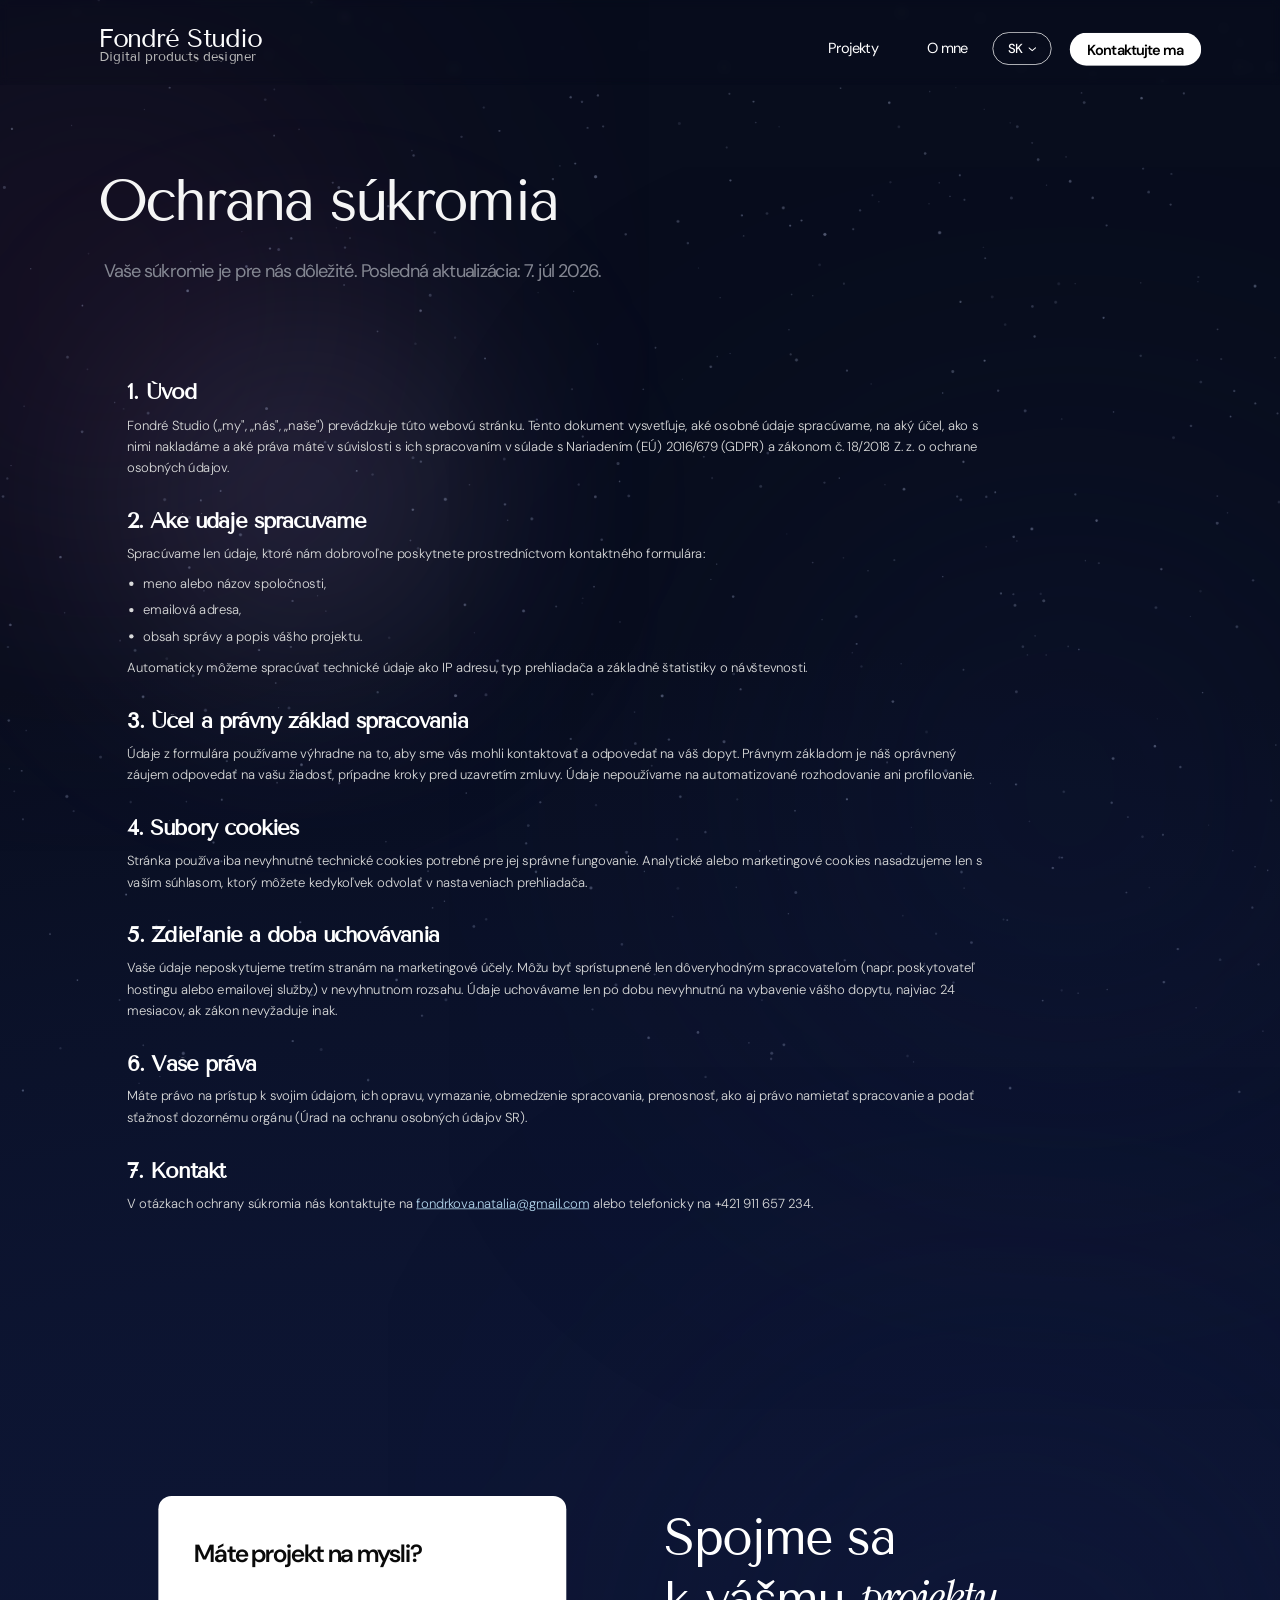
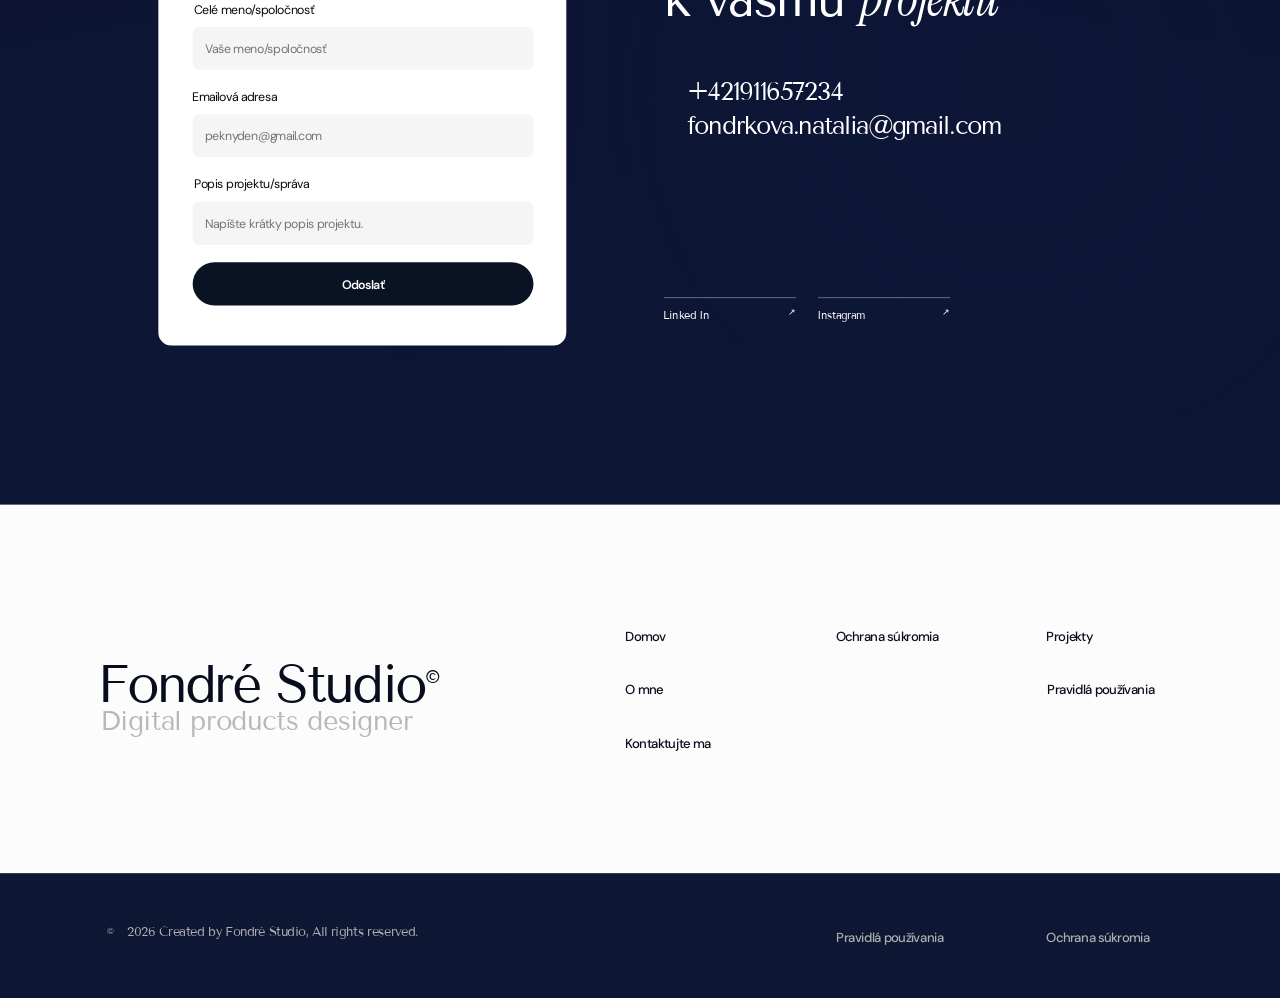
<file: ochrana-sukromia.html>
<!doctype html>
<html lang="sk">
<head>
<meta charset="utf-8" />
<meta name="viewport" content="width=device-width, initial-scale=1" />
<meta name="theme-color" content="#080d1d" />
<title>Ochrana súkromia - Fondré Studio</title>
<link rel="icon" type="image/svg+xml" href="assets/favicon.svg" />
<link rel="preconnect" href="https://fonts.googleapis.com">
<link rel="preconnect" href="https://fonts.gstatic.com" crossorigin>
<link rel="stylesheet" href="styles.css" />
</head>
<body data-page="legal">
<div id="frame">
  <div class="stage" data-h="3560">

    <img class="bg-particles" src="assets/bg_particles.svg" alt="" style="left:-6401.27px;top:-1240.03px;width:14452px;height:14452px" />
    <canvas id="hero-particles" width="1754" height="1500"></canvas>

    <div id="content" style="position:absolute;left:0;top:0;width:1754px;height:3560px;z-index:2">

      <!-- HERO -->
      <div class="abs tenor" style="left:134px;top:227px;width:1376px;font-size:80px;color:#f5f5f5;letter-spacing:-4px;line-height:normal">Ochrana súkromia</div>
      <div class="abs dm" style="left:142px;top:355px;width:1189px;font-size:25px;color:#848792;letter-spacing:-1.25px;line-height:normal">Vaše súkromie je pre nás dôležité. Posledná aktualizácia: 7. júl 2026.</div>

      <!-- BODY -->
      <div class="abs legal-body" style="left:174px;top:520px;width:1180px">
        <h2>1. Úvod</h2>
        <p>Fondré Studio („my", „nás", „naše") prevádzkuje túto webovú stránku. Tento dokument vysvetľuje, aké osobné údaje spracúvame, na aký účel, ako s nimi nakladáme a aké práva máte v súvislosti s ich spracovaním v súlade s Nariadením (EÚ) 2016/679 (GDPR) a zákonom č. 18/2018 Z. z. o ochrane osobných údajov.</p>

        <h2>2. Aké údaje spracúvame</h2>
        <p>Spracúvame len údaje, ktoré nám dobrovoľne poskytnete prostredníctvom kontaktného formulára:</p>
        <ul>
          <li>meno alebo názov spoločnosti,</li>
          <li>emailová adresa,</li>
          <li>obsah správy a popis vášho projektu.</li>
        </ul>
        <p>Automaticky môžeme spracúvať technické údaje ako IP adresu, typ prehliadača a základné štatistiky o návštevnosti.</p>

        <h2>3. Účel a právny základ spracovania</h2>
        <p>Údaje z formulára používame výhradne na to, aby sme vás mohli kontaktovať a odpovedať na váš dopyt. Právnym základom je náš oprávnený záujem odpovedať na vašu žiadosť, prípadne kroky pred uzavretím zmluvy. Údaje nepoužívame na automatizované rozhodovanie ani profilovanie.</p>

        <h2>4. Súbory cookies</h2>
        <p>Stránka používa iba nevyhnutné technické cookies potrebné pre jej správne fungovanie. Analytické alebo marketingové cookies nasadzujeme len s vaším súhlasom, ktorý môžete kedykoľvek odvolať v nastaveniach prehliadača.</p>

        <h2>5. Zdieľanie a doba uchovávania</h2>
        <p>Vaše údaje neposkytujeme tretím stranám na marketingové účely. Môžu byť sprístupnené len dôveryhodným spracovateľom (napr. poskytovateľ hostingu alebo emailovej služby) v nevyhnutnom rozsahu. Údaje uchovávame len po dobu nevyhnutnú na vybavenie vášho dopytu, najviac 24 mesiacov, ak zákon nevyžaduje inak.</p>

        <h2>6. Vaše práva</h2>
        <p>Máte právo na prístup k svojim údajom, ich opravu, vymazanie, obmedzenie spracovania, prenosnosť, ako aj právo namietať spracovanie a podať sťažnosť dozornému orgánu (Úrad na ochranu osobných údajov SR).</p>

        <h2>7. Kontakt</h2>
        <p>V otázkach ochrany súkromia nás kontaktujte na <a class="inline" href="mailto:fondrkova.natalia@gmail.com">fondrkova.natalia@gmail.com</a> alebo telefonicky na +421 911 657 234.</p>
      </div>

      <div id="navbar"></div>
      <div id="contactfooter"></div>
    </div>
  </div>
</div>

<!-- ==================== MOBILE ==================== -->
<div id="mobile">
  <img class="m-bg-particles" src="assets/bg_particles.svg" alt="" />
  <canvas id="m-hero-particles"></canvas>
  <div class="m-wrap">
    <section class="m-hero m-sec">
      <h1 class="m-h1">Ochrana súkromia</h1>
      <p class="m-lead">Vaše súkromie je pre nás dôležité. Posledná aktualizácia: 7. júl 2026.</p>
    </section>
    <section class="m-sec m-legal" style="padding-top:0">
      <h2>1. Úvod</h2>
      <p>Fondré Studio („my", „nás", „naše") prevádzkuje túto webovú stránku. Tento dokument vysvetľuje, aké osobné údaje spracúvame, na aký účel, ako s nimi nakladáme a aké práva máte v súvislosti s ich spracovaním v súlade s Nariadením (EÚ) 2016/679 (GDPR) a zákonom č. 18/2018 Z. z. o ochrane osobných údajov.</p>
      <h2>2. Aké údaje spracúvame</h2>
      <p>Spracúvame len údaje, ktoré nám dobrovoľne poskytnete prostredníctvom kontaktného formulára:</p>
      <ul><li>meno alebo názov spoločnosti,</li><li>emailová adresa,</li><li>obsah správy a popis vášho projektu.</li></ul>
      <p>Automaticky môžeme spracúvať technické údaje ako IP adresu, typ prehliadača a základné štatistiky o návštevnosti.</p>
      <h2>3. Účel a právny základ spracovania</h2>
      <p>Údaje z formulára používame výhradne na to, aby sme vás mohli kontaktovať a odpovedať na váš dopyt. Právnym základom je náš oprávnený záujem odpovedať na vašu žiadosť, prípadne kroky pred uzavretím zmluvy.</p>
      <h2>4. Súbory cookies</h2>
      <p>Stránka používa iba nevyhnutné technické cookies potrebné pre jej správne fungovanie. Analytické alebo marketingové cookies nasadzujeme len s vaším súhlasom.</p>
      <h2>5. Zdieľanie a doba uchovávania</h2>
      <p>Vaše údaje neposkytujeme tretím stranám na marketingové účely. Uchovávame ich len po dobu nevyhnutnú na vybavenie vášho dopytu, najviac 24 mesiacov, ak zákon nevyžaduje inak.</p>
      <h2>6. Vaše práva</h2>
      <p>Máte právo na prístup k svojim údajom, ich opravu, vymazanie, obmedzenie spracovania, prenosnosť, ako aj právo namietať spracovanie a podať sťažnosť dozornému orgánu.</p>
      <h2>7. Kontakt</h2>
      <p>V otázkach ochrany súkromia nás kontaktujte na <a href="mailto:fondrkova.natalia@gmail.com">fondrkova.natalia@gmail.com</a> alebo na +421 911 657 234.</p>
    </section>
    <div id="mfooter"></div>
  </div>
</div>

<script src="app.js"></script>
<script src="i18n.js"></script>
</body>
</html>
</file>
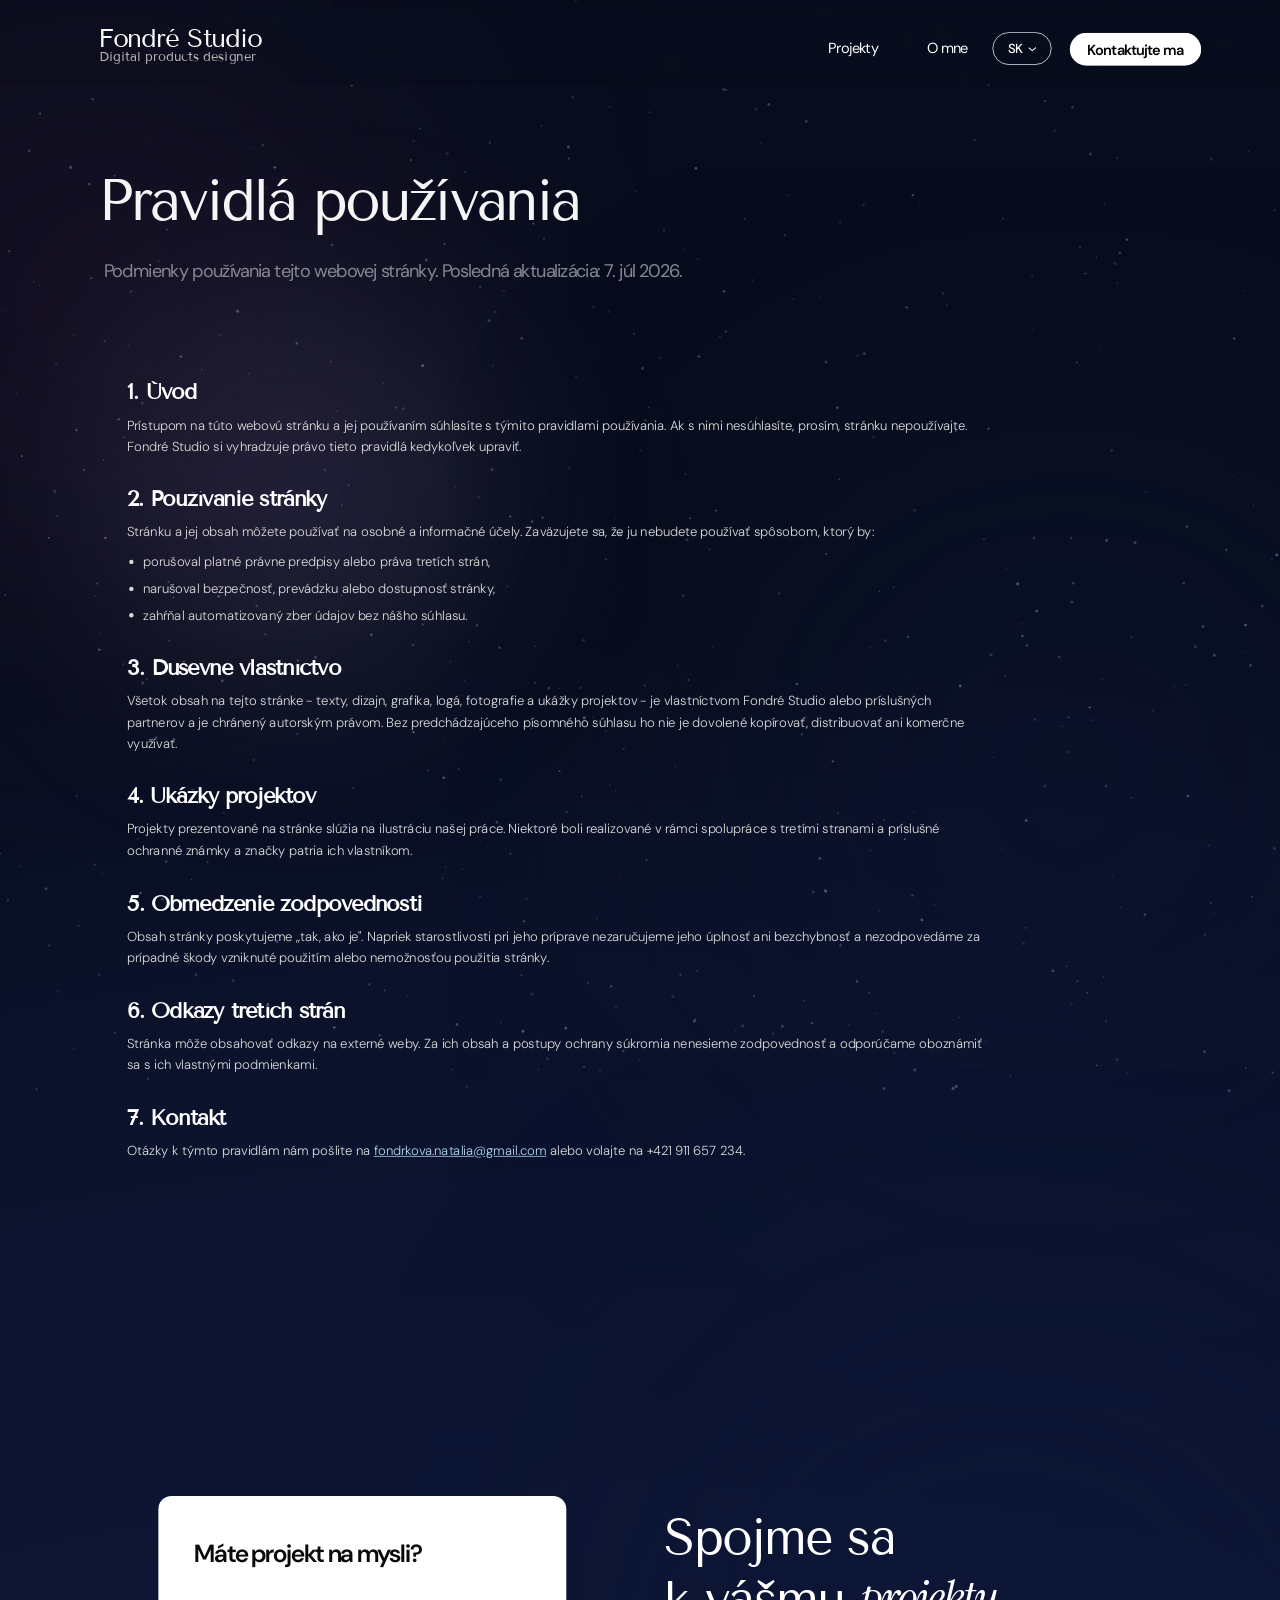
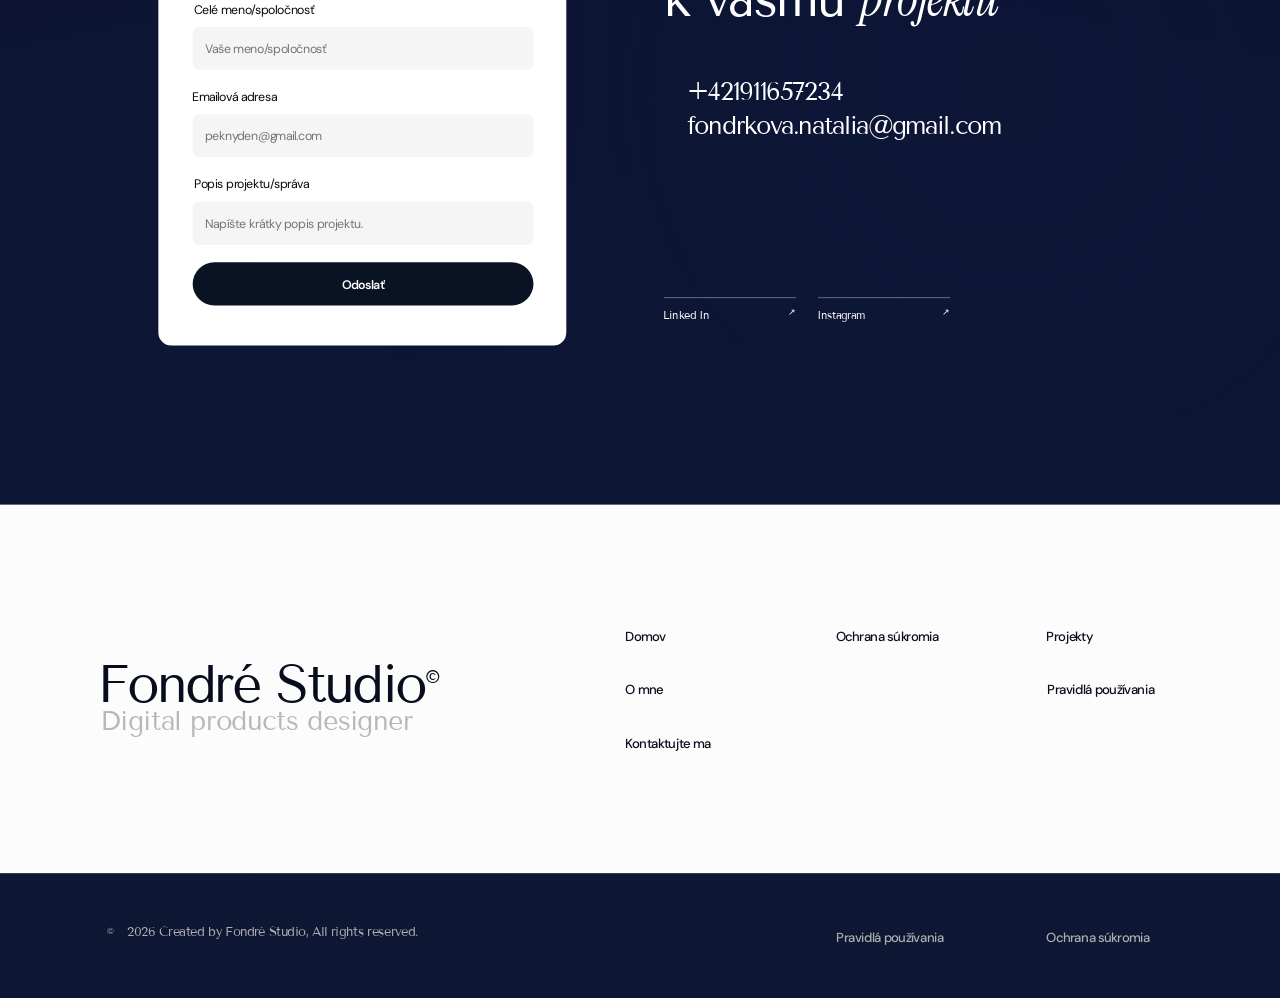
<file: pravidla-pouzivania.html>
<!doctype html>
<html lang="sk">
<head>
<meta charset="utf-8" />
<meta name="viewport" content="width=device-width, initial-scale=1" />
<meta name="theme-color" content="#080d1d" />
<title>Pravidlá používania - Fondré Studio</title>
<link rel="icon" type="image/svg+xml" href="assets/favicon.svg" />
<link rel="preconnect" href="https://fonts.googleapis.com">
<link rel="preconnect" href="https://fonts.gstatic.com" crossorigin>
<link rel="stylesheet" href="styles.css" />
</head>
<body data-page="legal">
<div id="frame">
  <div class="stage" data-h="3560">

    <img class="bg-particles" src="assets/bg_particles.svg" alt="" style="left:-6401.27px;top:-1240.03px;width:14452px;height:14452px" />
    <canvas id="hero-particles" width="1754" height="1500"></canvas>

    <div id="content" style="position:absolute;left:0;top:0;width:1754px;height:3560px;z-index:2">

      <!-- HERO -->
      <div class="abs tenor" style="left:134px;top:227px;width:1376px;font-size:80px;color:#f5f5f5;letter-spacing:-4px;line-height:normal">Pravidlá používania</div>
      <div class="abs dm" style="left:142px;top:355px;width:1189px;font-size:25px;color:#848792;letter-spacing:-1.25px;line-height:normal">Podmienky používania tejto webovej stránky. Posledná aktualizácia: 7. júl 2026.</div>

      <!-- BODY -->
      <div class="abs legal-body" style="left:174px;top:520px;width:1180px">
        <h2>1. Úvod</h2>
        <p>Prístupom na túto webovú stránku a jej používaním súhlasíte s týmito pravidlami používania. Ak s nimi nesúhlasíte, prosím, stránku nepoužívajte. Fondré Studio si vyhradzuje právo tieto pravidlá kedykoľvek upraviť.</p>

        <h2>2. Používanie stránky</h2>
        <p>Stránku a jej obsah môžete používať na osobné a informačné účely. Zaväzujete sa, že ju nebudete používať spôsobom, ktorý by:</p>
        <ul>
          <li>porušoval platné právne predpisy alebo práva tretích strán,</li>
          <li>narušoval bezpečnosť, prevádzku alebo dostupnosť stránky,</li>
          <li>zahŕňal automatizovaný zber údajov bez nášho súhlasu.</li>
        </ul>

        <h2>3. Duševné vlastníctvo</h2>
        <p>Všetok obsah na tejto stránke - texty, dizajn, grafika, logá, fotografie a ukážky projektov - je vlastníctvom Fondré Studio alebo príslušných partnerov a je chránený autorským právom. Bez predchádzajúceho písomného súhlasu ho nie je dovolené kopírovať, distribuovať ani komerčne využívať.</p>

        <h2>4. Ukážky projektov</h2>
        <p>Projekty prezentované na stránke slúžia na ilustráciu našej práce. Niektoré boli realizované v rámci spolupráce s tretími stranami a príslušné ochranné známky a značky patria ich vlastníkom.</p>

        <h2>5. Obmedzenie zodpovednosti</h2>
        <p>Obsah stránky poskytujeme „tak, ako je". Napriek starostlivosti pri jeho príprave nezaručujeme jeho úplnosť ani bezchybnosť a nezodpovedáme za prípadné škody vzniknuté použitím alebo nemožnosťou použitia stránky.</p>

        <h2>6. Odkazy tretích strán</h2>
        <p>Stránka môže obsahovať odkazy na externé weby. Za ich obsah a postupy ochrany súkromia nenesieme zodpovednosť a odporúčame oboznámiť sa s ich vlastnými podmienkami.</p>

        <h2>7. Kontakt</h2>
        <p>Otázky k týmto pravidlám nám pošlite na <a class="inline" href="mailto:fondrkova.natalia@gmail.com">fondrkova.natalia@gmail.com</a> alebo volajte na +421 911 657 234.</p>
      </div>

      <div id="navbar"></div>
      <div id="contactfooter"></div>
    </div>
  </div>
</div>

<!-- ==================== MOBILE ==================== -->
<div id="mobile">
  <img class="m-bg-particles" src="assets/bg_particles.svg" alt="" />
  <canvas id="m-hero-particles"></canvas>
  <div class="m-wrap">
    <section class="m-hero m-sec">
      <h1 class="m-h1">Pravidlá používania</h1>
      <p class="m-lead">Podmienky používania tejto webovej stránky. Posledná aktualizácia: 7. júl 2026.</p>
    </section>
    <section class="m-sec m-legal" style="padding-top:0">
      <h2>1. Úvod</h2>
      <p>Prístupom na túto webovú stránku a jej používaním súhlasíte s týmito pravidlami používania. Ak s nimi nesúhlasíte, prosím, stránku nepoužívajte.</p>
      <h2>2. Používanie stránky</h2>
      <p>Stránku a jej obsah môžete používať na osobné a informačné účely. Zaväzujete sa, že ju nebudete používať spôsobom, ktorý by:</p>
      <ul><li>porušoval platné právne predpisy alebo práva tretích strán,</li><li>narušoval bezpečnosť, prevádzku alebo dostupnosť stránky,</li><li>zahŕňal automatizovaný zber údajov bez nášho súhlasu.</li></ul>
      <h2>3. Duševné vlastníctvo</h2>
      <p>Všetok obsah na tejto stránke - texty, dizajn, grafika, logá, fotografie a ukážky projektov - je vlastníctvom Fondré Studio alebo príslušných partnerov a je chránený autorským právom.</p>
      <h2>4. Ukážky projektov</h2>
      <p>Projekty prezentované na stránke slúžia na ilustráciu našej práce. Príslušné ochranné známky a značky patria ich vlastníkom.</p>
      <h2>5. Obmedzenie zodpovednosti</h2>
      <p>Obsah stránky poskytujeme „tak, ako je". Nezaručujeme jeho úplnosť ani bezchybnosť a nezodpovedáme za škody vzniknuté použitím alebo nemožnosťou použitia stránky.</p>
      <h2>6. Odkazy tretích strán</h2>
      <p>Stránka môže obsahovať odkazy na externé weby. Za ich obsah a postupy ochrany súkromia nenesieme zodpovednosť.</p>
      <h2>7. Kontakt</h2>
      <p>Otázky k týmto pravidlám nám pošlite na <a href="mailto:fondrkova.natalia@gmail.com">fondrkova.natalia@gmail.com</a> alebo na +421 911 657 234.</p>
    </section>
    <div id="mfooter"></div>
  </div>
</div>

<script src="app.js"></script>
<script src="i18n.js"></script>
</body>
</html>
</file>
<file: mframe.css>
/* ===== Fondré Studio - standalone mobile frames (iPhone 17, 402px) for Figma capture ===== */
@import url('https://fonts.googleapis.com/css2?family=Tenor+Sans&family=Instrument+Serif:ital@0;1&family=DM+Sans:opsz,wght@9..40,300;9..40,400;9..40,500;9..40,600;9..40,700&family=Inter:wght@400;500&display=swap');
*{margin:0;padding:0;box-sizing:border-box}
body{background:#111;display:flex;justify-content:center}
.mframe{width:402px;position:relative;overflow:hidden;background:#050505;color:#fff;-webkit-font-smoothing:antialiased}
.mframe::before{content:"";position:absolute;top:-110px;left:50%;transform:translateX(-50%);width:150%;height:520px;
  background:radial-gradient(60% 60% at 50% 30%,rgba(30,54,120,.45),rgba(16,27,63,.18) 45%,transparent 72%);pointer-events:none;z-index:0}
.m-wrap{position:relative;z-index:1;padding:0 22px}
.m-sec{padding:44px 0}
.m-eyebrow{font-family:'DM Sans',sans-serif;font-weight:600;font-size:12px;letter-spacing:1px;color:#b3d6ed;text-transform:uppercase;margin-bottom:14px}
.m-h1{font-family:'Tenor Sans',serif;font-size:34px;color:#f5f5f5;letter-spacing:-1.6px;line-height:1.06;overflow-wrap:break-word}
.m-h2{font-family:'Tenor Sans',serif;font-size:29px;color:#fff;letter-spacing:-1.5px;line-height:1.1;overflow-wrap:break-word}
.m-h3{font-family:'Tenor Sans',serif;font-size:22px;color:#fff;letter-spacing:-1px;overflow-wrap:break-word}
.m-lead{font-family:'DM Sans',sans-serif;font-weight:300;color:#c9ccd2;font-size:16px;line-height:1.55;margin-top:16px}
.m-p{font-family:'DM Sans',sans-serif;font-weight:300;color:#d9dada;font-size:15px;line-height:1.6}
.m-grad{font-family:'Instrument Serif',serif;font-style:italic;text-decoration:underline;text-underline-offset:2px;
  background:linear-gradient(90deg,#fdfdfd,#b3d6ed 55%,#7f9dc4);-webkit-background-clip:text;background-clip:text;color:transparent}

/* navbar */
.mnav{display:flex;height:76px;align-items:center;justify-content:space-between;padding:0 22px;position:relative;z-index:3;
  background:rgba(7,12,28,.55);backdrop-filter:blur(16px) saturate(150%);-webkit-backdrop-filter:blur(16px) saturate(150%);border-bottom:1px solid rgba(255,255,255,.07)}
.mnav-logo{display:block;line-height:1;text-decoration:none}
.mnav-logo b{font-family:'Tenor Sans',serif;font-weight:400;font-size:19px;color:#fff;letter-spacing:-1px;display:block}
.mnav-logo small{font-family:'DM Sans',sans-serif;font-size:10px;color:#b8b8b8}
.mnav-burger{width:34px;height:34px;background:none;border:none;display:flex;flex-direction:column;justify-content:center;align-items:flex-end;gap:6px}
.mnav-burger span{display:block;height:2px;width:23px;background:#fff}

/* hero */
.m-hero{padding-top:40px}
.m-hero-photo{width:100%;aspect-ratio:709/620;object-fit:cover;border-radius:14px;margin-top:26px;display:block}
.m-stats{display:grid;grid-template-columns:1fr 1fr;gap:24px 16px;margin-top:32px}
.m-stat .num{font-family:'Tenor Sans',serif;font-size:36px;color:#fff;letter-spacing:-1.8px;line-height:1}
.m-stat .lbl{font-family:'DM Sans',sans-serif;font-size:13px;color:#848792;line-height:1.35;margin-top:8px}
.m-facts{display:grid;grid-template-columns:1fr 1fr;gap:20px 16px;margin-top:32px}
.m-facts .k{font-family:'DM Sans',sans-serif;font-weight:600;font-size:11.5px;color:#b3d6ed;letter-spacing:.5px}
.m-facts .v{font-family:'DM Sans',sans-serif;font-weight:500;font-size:13.5px;color:#fff;margin-top:6px}

/* project cards */
.m-proj{margin-top:44px}
.m-proj:first-of-type{margin-top:28px}
.m-proj .media{width:100%;border-radius:14px;overflow:hidden;background:#0d0d12;aspect-ratio:16/11}
.m-proj.tall .media{aspect-ratio:3/4}
.m-proj .media img{width:100%;height:100%;object-fit:cover;display:block}
.m-proj .row{display:flex;justify-content:space-between;align-items:baseline;margin-top:13px;gap:12px}
.m-proj .ttl{font-family:'Tenor Sans',serif;font-size:21px;color:#fff}
.m-proj .yr{font-family:'DM Sans',sans-serif;font-size:12.5px;color:rgba(255,255,255,.5);white-space:nowrap}
.m-proj .sub{font-family:'DM Sans',sans-serif;font-weight:300;font-size:13.5px;color:rgba(255,255,255,.55);margin-top:3px}

/* slider */
.m-slider{display:flex;gap:12px;overflow-x:auto;margin:20px -22px 0;padding:0 22px 6px}
.m-slide{flex:0 0 86%;border-radius:14px;overflow:hidden;background:#0d0d12}
.m-slide img{width:100%;display:block;aspect-ratio:16/10;object-fit:cover}

/* chips */
.m-chips{display:flex;gap:10px;flex-wrap:wrap;margin-top:22px}
.m-chip{font-family:'DM Sans',sans-serif;font-weight:500;font-size:15px;padding:9px 18px;border:1px solid rgba(255,255,255,.5);border-radius:30px;color:#fff;background:transparent}
.m-chip.on{background:#fff;color:#0a1324;border-color:#fff}

/* services */
.m-serv{border-top:1px solid rgba(255,255,255,.16);padding:22px 0}
.m-serv .no{font-family:'Tenor Sans',serif;font-size:15px;color:rgba(255,255,255,.5)}
.m-serv h4{font-family:'Tenor Sans',serif;font-weight:400;font-size:23px;color:#fff;letter-spacing:-1px;margin:6px 0 10px}
.m-serv p{font-family:'DM Sans',sans-serif;font-weight:300;font-size:15px;color:#c9ccd2;line-height:1.55}

/* cta / quote / tags */
.m-cta{display:inline-flex;align-items:center;justify-content:center;background:#fff;color:#000;font-family:'DM Sans',sans-serif;font-weight:600;font-size:17px;border-radius:30px;padding:15px 28px;margin-top:22px;text-decoration:none}
.m-quote{font-family:'Tenor Sans',serif;font-size:21px;color:#fdfdfd;line-height:1.45;letter-spacing:-.5px;margin-top:22px}
.m-author{font-family:'Tenor Sans',serif;font-size:18px;color:#fff;margin-top:20px}
.m-role{font-family:'DM Sans',sans-serif;font-size:12px;color:rgba(253,253,253,.5);margin-top:4px}
.m-tags{display:flex;flex-wrap:wrap;gap:9px;margin-top:16px}
.tag{display:inline-flex;align-items:center;padding:8px 15px;border:1px solid rgba(255,255,255,.2);border-radius:20px;font-family:'DM Sans',sans-serif;font-size:15px;color:#fff}

/* marquee (static row) */
.m-marquee{overflow:hidden;margin:26px -22px 0}
.m-marquee .row{display:flex;gap:14px;padding-left:12px}
.m-mcard{position:relative;width:120px;height:120px;border-radius:22px;flex:0 0 auto;display:flex;align-items:center;justify-content:center;overflow:hidden;
  background:linear-gradient(150deg,rgba(255,255,255,.05),rgba(255,255,255,.012) 55%)}
.m-mcard::after{content:"";position:absolute;left:50%;top:50%;width:92px;height:70px;transform:translate(-50%,-50%);border-radius:50%;
  background:radial-gradient(ellipse,rgba(255,255,255,.26),transparent 70%);filter:blur(10px)}
.m-mcard::before{content:"";position:absolute;inset:0;border-radius:inherit;padding:1px;
  background:linear-gradient(135deg,rgba(255,255,255,.55) 0%,rgba(255,255,255,0) 27%,rgba(255,255,255,0) 73%,rgba(255,255,255,.4) 100%);
  -webkit-mask:linear-gradient(#000 0 0) content-box,linear-gradient(#000 0 0);-webkit-mask-composite:xor;mask-composite:exclude}
.m-mcard img{position:relative;z-index:1;max-width:80px;max-height:28px;object-fit:contain;opacity:.95}

/* experience rows */
.m-exp{margin-top:16px}
.m-exp .r{display:flex;justify-content:space-between;gap:12px;padding:11px 0;border-bottom:1px solid rgba(255,255,255,.14);font-family:'Inter',sans-serif;font-size:13.5px}
.m-exp .r:first-child{border-top:1px solid rgba(255,255,255,.14)}
.m-exp .r span:first-child{color:rgba(255,255,255,.85)}
.m-exp .r span:last-child{color:rgba(255,255,255,.45);white-space:nowrap;text-align:right}

/* offline grid */
.m-offline{display:grid;grid-template-columns:1fr 1fr;gap:14px;margin-top:22px}
.m-offline figure{margin:0}
.m-offline img{width:100%;aspect-ratio:366/455;object-fit:cover;border-radius:12px;display:block}
.m-offline figcaption{font-family:'Tenor Sans',serif;font-size:16px;color:#fff;margin-top:9px}

/* contact form */
.m-form{background:#fff;border-radius:18px;padding:24px 20px;margin-top:6px}
.m-form h3{font-family:'DM Sans',sans-serif;font-weight:600;font-size:24px;color:#0a0a0a;letter-spacing:-1px;margin-bottom:18px}
.m-form label{display:block;font-family:'DM Sans',sans-serif;font-size:13.5px;color:#0a0a0a;margin:13px 0 7px}
.m-form input{width:100%;height:50px;background:#f5f5f5;border:none;border-radius:8px;padding:0 15px;font-family:'DM Sans',sans-serif;font-size:15px;color:#676161}
.m-form button{width:100%;height:52px;background:#0a1324;color:#fff;border:none;border-radius:26px;font-family:'DM Sans',sans-serif;font-weight:600;font-size:16px;margin-top:20px}
.m-connect{margin-top:38px}
.m-connect .big{font-family:'Tenor Sans',serif;font-size:34px;color:#fff;letter-spacing:-1.6px;line-height:1.05}
.m-connect .info{font-family:'Tenor Sans',serif;font-size:21px;color:#fff;margin-top:20px;line-height:1.5}
.m-connect .socials{display:flex;gap:22px;margin-top:22px}
.m-connect .socials span,.m-connect .socials a{font-family:'Tenor Sans',serif;font-size:14px;color:#fff;border-top:1px solid rgba(255,255,255,.4);padding-top:8px;text-decoration:none}
.m-foot{background:#fcfcfc;margin:48px -22px 0;padding:42px 22px 28px;text-align:left}
.m-foot .brand{display:block;font-family:'Tenor Sans',serif;font-size:32px;color:#080d1d;letter-spacing:-1.6px;white-space:nowrap}
.m-foot .brand small{font-size:15px;vertical-align:super}
.m-foot .tagf{font-family:'Tenor Sans',serif;font-size:18px;color:#b8b8b8;margin-top:2px}
.m-foot .links{display:grid;grid-template-columns:1fr 1fr;gap:14px 16px;margin-top:26px}
.m-foot .links span{font-family:'DM Sans',sans-serif;font-weight:500;font-size:14.5px;color:#080d1d}
.m-copy{padding:20px 22px;text-align:center;font-family:'Tenor Sans',serif;font-size:12.5px;color:#adaeb0;background:#050507}

/* dark brand logos rendered white on the dark glass cards */
.m-mcard img.sportqo,.m-mcard img.drixton{filter:brightness(0) invert(1)}
</file>
<file: styles.css>
/* ============ Fondré Studio - pixel-perfect rebuild of Figma design ============ */
@import url('https://fonts.googleapis.com/css2?family=Tenor+Sans&family=Instrument+Serif:ital@0;1&family=DM+Sans:opsz,wght@9..40,300;9..40,400;9..40,500;9..40,600;9..40,700&family=Inter:wght@400;500&display=swap');

*{margin:0;padding:0;box-sizing:border-box}
html,body{background:#080d1d;color:#fff;overflow-x:hidden}
body{-webkit-font-smoothing:antialiased;text-rendering:optimizeLegibility}
a{color:inherit;text-decoration:none}
img{display:block}

/* ---- scale-to-fit viewport wrapper ---- */
#frame{position:relative;width:100%;overflow:hidden}
.stage{position:absolute;top:0;left:0;width:1754px;transform-origin:top left;background:#080d1d}

/* ---- typography helpers ---- */
.tenor{font-family:'Tenor Sans',serif;font-weight:400}
.dm{font-family:'DM Sans',sans-serif}
.inter{font-family:'Inter',sans-serif}
.iserif{font-family:'Instrument Serif',serif;font-style:italic}
.abs{position:absolute}
.nowrap{white-space:nowrap}
.pre{white-space:pre-wrap}
/* underlined gradient words */
.grad{
  display:inline-block;vertical-align:baseline;
  background:linear-gradient(90deg,#fdfdfd 7.13%,#b3d6ed 50.87%,#7f9dc4 98.67%);
  -webkit-background-clip:text;background-clip:text;color:transparent;
  font-family:'Instrument Serif',serif;font-style:italic;
  text-decoration:underline;text-decoration-thickness:from-font;text-underline-offset:2px;
}

/* ---- background particle svg layer ---- */
.bg-particles{position:absolute;pointer-events:none;z-index:0}

/* ---- interactive hero particle canvas ---- */
#hero-particles{position:absolute;left:0;top:0;z-index:1;pointer-events:none}

/* keep hero content above particles */
.hero-layer{z-index:2}

/* ---- navbar ---- */
/* 01 - Navbar (sticky, scaled to match the stage) */
#topnav{position:fixed;left:0;top:0;width:1754px;height:116px;transform-origin:top left;z-index:1000}
.nav-bar{position:absolute;left:0;top:0;width:1754px;height:116px;z-index:1;
  background:rgba(7,12,28,0.20);backdrop-filter:blur(6px);-webkit-backdrop-filter:blur(6px);
  transition:background .3s ease, backdrop-filter .3s ease, box-shadow .3s ease}
#topnav.scrolled .nav-bar{background:rgba(7,12,28,0.72);backdrop-filter:blur(14px) saturate(140%);-webkit-backdrop-filter:blur(14px) saturate(140%);
  box-shadow:0 8px 30px rgba(0,0,0,.35)}
.nav-cta{transition:transform .25s ease, box-shadow .25s ease}
.nav-cta:hover{transform:translateY(-1px);box-shadow:0 8px 24px rgba(255,255,255,.18)}
.nav-link{transition:opacity .2s ease}
.nav-link:hover{opacity:.65}
.nav-link.active{text-decoration:underline;text-underline-position:from-font}

/* language dropdown */
.lang{width:81px;height:45px}
.lang-btn{display:flex;align-items:center;justify-content:center;gap:7px;width:81px;height:45px;border:1px solid #fff;border-radius:30px;background:transparent;color:#fff;font-size:18px;font-weight:500;letter-spacing:-0.9px;cursor:pointer;transition:background .2s ease}
.lang-btn:hover{background:rgba(255,255,255,.10)}
.lang-arw{transition:transform .28s ease;margin-top:1px}
.lang.open .lang-arw{transform:rotate(180deg)}
.lang-menu{position:absolute;top:53px;right:0;min-width:196px;padding:8px;border-radius:16px;
  background:rgba(9,14,28,.82);backdrop-filter:blur(20px) saturate(160%);-webkit-backdrop-filter:blur(20px) saturate(160%);
  border:1px solid rgba(255,255,255,.13);box-shadow:0 18px 44px rgba(0,0,0,.45);
  opacity:0;transform:translateY(-8px);pointer-events:none;transition:opacity .22s ease,transform .22s ease}
.lang.open .lang-menu{opacity:1;transform:none;pointer-events:auto}
.lang-menu button{display:flex;align-items:center;justify-content:space-between;width:100%;padding:11px 14px;border:none;background:transparent;
  color:#fff;font-family:'DM Sans',sans-serif;font-size:16px;letter-spacing:-.3px;border-radius:10px;cursor:pointer;transition:background .16s ease}
.lang-menu button:hover{background:rgba(255,255,255,.09)}
.lang-menu button.on{background:rgba(179,214,237,.13)}
.lang-menu button b{font-weight:600;color:#b3d6ed;font-size:13px}

/* ---- generic hover niceties ---- */
.btn-white{transition:transform .25s ease, box-shadow .25s ease}
.btn-white:hover{transform:translateY(-2px);box-shadow:0 12px 30px rgba(255,255,255,.20)}

/* DE/NL hero subheading is longer (kept at full 100px size, like the headline)
   - move the hero photo down so the taller heading clears it */
html[data-lang="DE"] .hero-photo,
html[data-lang="NL"] .hero-photo{top:884px !important}

/* contact pill that hugs the translated word (no fixed width) */
.cta-pill{display:inline-flex;align-items:center;justify-content:center;padding:0 24px;background:#fff;
  border-radius:30px;color:#000;font-family:'DM Sans',sans-serif;font-weight:600;font-size:20px;
  letter-spacing:-1px;white-space:nowrap;text-decoration:none;transition:transform .25s ease,box-shadow .25s ease}
.cta-pill:hover{transform:translateY(-2px);box-shadow:0 12px 30px rgba(255,255,255,.20)}
.cta-pill-lg{padding:0 32px;font-size:22px;letter-spacing:-1.1px}
.proj-media{overflow:hidden}
.proj-media img{transition:transform .9s cubic-bezier(.22,1,.36,1)}
.proj-card:hover .proj-media img{transform:scale(1.045)}
/* smooth reflow when filtering projekty */
.reflow{transition:left .6s cubic-bezier(.22,1,.36,1),top .6s cubic-bezier(.22,1,.36,1),width .6s cubic-bezier(.22,1,.36,1),height .6s cubic-bezier(.22,1,.36,1),opacity .35s ease}
.field{transition:box-shadow .2s ease, background .2s ease}
.field:focus{outline:none;background:#fff;box-shadow:0 0 0 2px #0a1324 inset}
.field-err{box-shadow:0 0 0 1.5px #d0574f inset !important}
.field-err:focus{box-shadow:0 0 0 2px #d0574f inset !important}
.form-status{min-height:16px;color:#8a8f99}
.form-status.err{color:#c0473f}
.form-status.ok{color:#1f8a5b}
.btn-submit:disabled{opacity:.7;cursor:default}
.chip{transition:transform .2s ease, background .2s ease, color .2s ease}
.chip:hover{transform:translateY(-2px)}
.foot-link{transition:opacity .2s ease}
.foot-link:hover{opacity:.6}
.social:hover{opacity:.7}

/* ---- reveal on scroll ---- */
.reveal{opacity:0;transform:translateY(26px);transition:opacity .9s cubic-bezier(.22,1,.36,1),transform .9s cubic-bezier(.22,1,.36,1)}
.reveal.in{opacity:1;transform:none}

/* ================= CAROUSEL ================= */
.carousel{overflow:hidden;position:absolute;background:#0d0d12}
.carousel .track{position:absolute;left:0;top:0;height:100%;display:flex;animation:slideTrack 15s infinite}
.carousel .slide{height:100%;flex:0 0 auto}
.carousel .slide img{width:100%;height:100%;object-fit:cover}
/* 4 slides (last = copy of 1st) -> smooth holds + slides, seamless invisible reset */
@keyframes slideTrack{
  0%   {transform:translateX(0)}
  20%  {transform:translateX(0);animation-timing-function:cubic-bezier(.76,0,.24,1)}
  26.66%{transform:translateX(calc(var(--sw) * -1))}
  46.66%{transform:translateX(calc(var(--sw) * -1));animation-timing-function:cubic-bezier(.76,0,.24,1)}
  53.33%{transform:translateX(calc(var(--sw) * -2))}
  73.33%{transform:translateX(calc(var(--sw) * -2));animation-timing-function:cubic-bezier(.76,0,.24,1)}
  80%  {transform:translateX(calc(var(--sw) * -3))}
  100% {transform:translateX(calc(var(--sw) * -3))}
}

/* ================= MARQUEE ================= */
.marquee{position:absolute;overflow:hidden;display:flex;align-items:center}
/* one group = 5 cards*226 + 5 gaps*38 = 1320px -> seamless loop */
.marquee .row{display:flex;gap:38px;width:max-content;align-items:center;height:226px;padding-left:30px;--shift:1320px;animation:marqueeMove 26s linear infinite;will-change:transform;backface-visibility:hidden}
.marquee:hover .row{animation-play-state:paused}
/* glassmorphism card: soft white glow behind frosted glass, edge highlight on TL+BR corners */
.marquee-card{position:relative;width:226px;height:226px;border-radius:34px;flex:0 0 auto;
  background:linear-gradient(150deg,rgba(255,255,255,.05),rgba(255,255,255,.012) 55%);
  backdrop-filter:blur(9px) saturate(125%);-webkit-backdrop-filter:blur(9px) saturate(125%);
  display:flex;align-items:center;justify-content:center;overflow:hidden}
/* soft white light diffused behind the logo (the "something white" behind the glass) */
.marquee-card::after{content:"";position:absolute;left:50%;top:50%;width:170px;height:130px;
  transform:translate(-50%,-50%);border-radius:50%;pointer-events:none;z-index:0;
  background:radial-gradient(ellipse at center,rgba(255,255,255,.28),rgba(255,255,255,.06) 45%,rgba(255,255,255,0) 72%);
  filter:blur(16px)}
/* specular edge highlight only at top-left + bottom-right corners */
.marquee-card::before{content:"";position:absolute;inset:0;border-radius:inherit;padding:1px;pointer-events:none;z-index:2;
  background:linear-gradient(135deg,rgba(255,255,255,.6) 0%,rgba(255,255,255,0) 27%,rgba(255,255,255,0) 73%,rgba(255,255,255,.42) 100%);
  -webkit-mask:linear-gradient(#000 0 0) content-box,linear-gradient(#000 0 0);-webkit-mask-composite:xor;
  mask:linear-gradient(#000 0 0) content-box,linear-gradient(#000 0 0);mask-composite:exclude}
/* logos sit above the glow, normalized to the same optical height */
.marquee-card img{position:relative;z-index:1;width:auto;height:42px;max-width:158px;object-fit:contain;object-position:center;opacity:.95;transform:translateZ(0);backface-visibility:hidden;image-rendering:auto}
@keyframes marqueeMove{from{transform:translateX(0)}to{transform:translateX(calc(var(--shift,1320px) * -1))}}

/* legal pages (Ochrana súkromia / Pravidlá používania) */
.legal-body h2{font-family:'Tenor Sans',serif;font-size:30px;color:#fff;letter-spacing:-1.2px;margin:40px 0 14px;line-height:1.15}
.legal-body h2:first-child{margin-top:0}
.legal-body p{font-family:'DM Sans',sans-serif;font-weight:300;font-size:18px;color:#d9dada;line-height:1.62;margin-bottom:12px;letter-spacing:-0.2px}
.legal-body a.inline{color:#b3d6ed;text-decoration:underline}
.legal-body ul{margin:0 0 14px 22px}
.legal-body li{font-family:'DM Sans',sans-serif;font-weight:300;font-size:18px;color:#d9dada;line-height:1.62;margin-bottom:7px;letter-spacing:-0.2px}

/* skill / tool tags */
.tag{display:inline-flex;align-items:center;padding:8px 16px;border:1px solid rgba(255,255,255,.2);border-radius:20px;font-family:'DM Sans',sans-serif;font-size:16px;color:#fff;white-space:nowrap;transition:background .2s ease,border-color .2s ease}
.tag:hover{background:rgba(255,255,255,.08);border-color:rgba(255,255,255,.4)}

/* contact/footer injected container */
#contactfooter,#navbar{position:absolute;left:0;top:0;width:1754px}

/* ============================================================
   MOBILE VERSION (< 820px) - single-column responsive layout
   ============================================================ */
#mobile{display:none}
#mnav,#mnav-overlay{display:none}

@media (max-width:819px){
  #frame,#topnav{display:none!important}
  #mobile{display:block;position:relative;overflow:hidden;background:#080d1d}
  body{overflow-x:hidden;background:#080d1d}

  /* identical desktop background: same bg_particles.svg, same crop scaled to viewport width
     (desktop stage is 1754px wide → 100/1754 = 0.05701vw per stage-px) */
  .m-bg-particles{position:absolute;z-index:0;pointer-events:none;max-width:none;
    width:823.94vw;height:823.94vw;left:-364.95vw;top:-70.70vw}
  /* interactive hero particles (same as desktop) */
  #m-hero-particles{position:absolute;top:0;left:0;width:100%;height:900px;z-index:0;pointer-events:none}

  .m-wrap{position:relative;z-index:1;max-width:560px;margin:0 auto;padding:0 22px}
  .m-sec{padding:0;margin-top:91px}
  .m-hero.m-sec{margin-top:0}
  .m-eyebrow{font-family:'DM Sans',sans-serif;font-weight:600;font-size:12px;letter-spacing:1px;color:#b3d6ed;text-transform:uppercase;margin-bottom:18px}
  .m-h1{font-family:'Tenor Sans',serif;font-size:clamp(30px,9vw,44px);color:#f5f5f5;letter-spacing:-1.6px;line-height:1.06;overflow-wrap:break-word}
  .m-h2{font-family:'Tenor Sans',serif;font-size:clamp(27px,7.5vw,37px);color:#fff;letter-spacing:-1.5px;line-height:1.1;overflow-wrap:break-word}
  .m-h3{font-family:'Tenor Sans',serif;font-size:22px;color:#fff;letter-spacing:-1px;overflow-wrap:break-word}
  .m-lead{font-family:'DM Sans',sans-serif;font-weight:300;color:#c9ccd2;font-size:17px;line-height:1.7;margin-top:34px}
  .m-p{font-family:'DM Sans',sans-serif;font-weight:300;color:#d9dada;font-size:16px;line-height:1.72}
  .m-grad{font-family:'Instrument Serif',serif;font-style:italic;text-decoration:underline;text-underline-offset:2px;
    background:linear-gradient(90deg,#fdfdfd,#b3d6ed 55%,#7f9dc4);-webkit-background-clip:text;background-clip:text;color:transparent}

  /* mobile navbar */
  #mnav{display:flex;position:fixed;top:0;left:0;right:0;height:80px;z-index:1000;align-items:center;justify-content:space-between;
    padding:0 22px;background:rgba(7,12,28,.55);backdrop-filter:blur(16px) saturate(150%);-webkit-backdrop-filter:blur(16px) saturate(150%);
    border-bottom:1px solid rgba(255,255,255,.07)}
  .mnav-logo{display:block;line-height:1}
  .mnav-logo b{font-family:'Tenor Sans',serif;font-weight:400;font-size:20px;color:#fff;letter-spacing:-1px;display:block}
  .mnav-logo small{font-family:'DM Sans',sans-serif;font-size:10.5px;color:#b8b8b8;letter-spacing:-.2px}
  .mnav-burger{width:36px;height:36px;background:none;border:none;padding:0;display:flex;flex-direction:column;justify-content:center;align-items:flex-end;gap:6px;cursor:pointer}
  .mnav-burger span{display:block;height:2px;width:24px;background:#fff;transition:transform .3s,opacity .3s}
  body.menu-open .mnav-burger span:nth-child(1){transform:translateY(8px) rotate(45deg)}
  body.menu-open .mnav-burger span:nth-child(2){opacity:0}
  body.menu-open .mnav-burger span:nth-child(3){transform:translateY(-8px) rotate(-45deg)}

  #mnav-overlay{display:flex;position:fixed;inset:0;z-index:999;flex-direction:column;justify-content:center;gap:2px;padding:0 34px;
    background:rgba(5,7,16,.97);backdrop-filter:blur(22px);-webkit-backdrop-filter:blur(22px);
    opacity:0;pointer-events:none;transform:translateY(-10px);transition:opacity .35s,transform .35s}
  body.menu-open #mnav-overlay{opacity:1;pointer-events:auto;transform:none}
  #mnav-overlay a{font-family:'Tenor Sans',serif;font-size:30px;color:#fff;padding:15px 0;border-bottom:1px solid rgba(255,255,255,.08);text-decoration:none}
  #mnav-overlay a.on{color:#b3d6ed}
  #mnav-overlay a.cta{margin-top:22px;background:#fff;color:#0a1324;border-radius:30px;text-align:center;font-family:'DM Sans',sans-serif;font-weight:600;font-size:18px;padding:16px;border:none}
  .mnav-langs{display:flex;gap:10px;margin-top:26px}
  .mnav-langs button{flex:1;padding:12px 0;border:1px solid rgba(255,255,255,.5);background:transparent;color:#fff;border-radius:30px;font-family:'DM Sans',sans-serif;font-weight:500;font-size:15px;cursor:pointer;transition:background .2s ease,border-color .2s ease}
  .mnav-langs button.on{background:#fff;color:#0a1324;border-color:#fff}

  /* hero */
  .m-hero{padding-top:125px}
  .m-hero-photo{width:100%;aspect-ratio:709/620;object-fit:cover;border-radius:14px;margin-top:26px}
  .m-stats{display:grid;grid-template-columns:1fr 1fr;gap:34px 18px;margin-top:40px}
  .m-stat .num{font-family:'Tenor Sans',serif;font-size:40px;color:#fff;letter-spacing:-2px;line-height:1}
  .m-stat .lbl{font-family:'DM Sans',sans-serif;font-size:14px;color:#848792;line-height:1.35;margin-top:12px}
  .m-facts{display:grid;grid-template-columns:1fr 1fr;gap:28px 18px;margin-top:44px}
  .m-facts .k{font-family:'DM Sans',sans-serif;font-weight:600;font-size:12px;color:#b3d6ed;letter-spacing:.5px}
  .m-facts .v{font-family:'DM Sans',sans-serif;font-weight:500;font-size:14px;color:#fff;margin-top:10px}

  /* project cards */
  .m-proj{display:block;margin-top:104px}
  .m-proj:first-of-type{margin-top:66px}
  .m-proj .media{width:100%;border-radius:14px;overflow:hidden;background:#0d0d12;aspect-ratio:16/11}
  .m-proj.tall .media{aspect-ratio:3/4}
  .m-proj .media img{width:100%;height:100%;object-fit:cover;display:block;transition:transform .8s cubic-bezier(.22,1,.36,1)}
  .m-proj:active .media img{transform:scale(1.04)}
  .m-proj .row{display:flex;justify-content:space-between;align-items:baseline;margin-top:20px;gap:12px}
  .m-proj .ttl{font-family:'Tenor Sans',serif;font-size:22px;color:#fff}
  .m-proj .yr{font-family:'DM Sans',sans-serif;font-size:13px;color:rgba(255,255,255,.5);white-space:nowrap}
  .m-proj .sub{font-family:'DM Sans',sans-serif;font-weight:300;font-size:14px;color:rgba(255,255,255,.55);margin-top:6px}

  /* mobile slider */
  .m-slider{display:flex;gap:14px;overflow-x:auto;scroll-snap-type:x mandatory;margin:104px -22px 0;padding:0 22px 6px;-webkit-overflow-scrolling:touch}
  .m-slider::-webkit-scrollbar{display:none}
  .m-slide{flex:0 0 86%;scroll-snap-align:center;border-radius:14px;overflow:hidden;background:#0d0d12}
  .m-slide img{width:100%;display:block;aspect-ratio:16/10;object-fit:cover}

  /* filter chips */
  .m-chips{display:flex;gap:10px;flex-wrap:wrap;margin-top:22px}
  .m-chip{font-family:'DM Sans',sans-serif;font-weight:500;font-size:15px;padding:9px 18px;border:1px solid rgba(255,255,255,.5);border-radius:30px;color:#fff;background:transparent;cursor:pointer}
  .m-chip.on{background:#fff;color:#0a1324;border-color:#fff}

  /* services */
  .m-serv{border-top:1px solid rgba(255,255,255,.16);padding:46px 0}
  .m-serv .no{font-family:'Tenor Sans',serif;font-size:15px;color:rgba(255,255,255,.5)}
  .m-serv h4{font-family:'Tenor Sans',serif;font-weight:400;font-size:24px;color:#fff;letter-spacing:-1px;margin:12px 0 16px}
  .m-serv p{font-family:'DM Sans',sans-serif;font-weight:300;font-size:15px;color:#c9ccd2;line-height:1.65}

  /* cta */
  .m-cta{display:inline-flex;align-items:center;justify-content:center;background:#fff;color:#000;font-family:'DM Sans',sans-serif;font-weight:600;font-size:18px;border-radius:30px;padding:15px 30px;margin-top:22px;text-decoration:none}

  /* quote */
  .m-quote{font-family:'Tenor Sans',serif;font-size:22px;color:#fdfdfd;line-height:1.45;letter-spacing:-.5px;margin-top:40px}
  .m-author{font-family:'Tenor Sans',serif;font-size:18px;color:#fff;margin-top:26px}
  .m-role{font-family:'DM Sans',sans-serif;font-size:12px;color:rgba(253,253,253,.5);margin-top:4px}

  /* tags */
  .m-tags{display:flex;flex-wrap:wrap;gap:9px;margin-top:20px}

  /* marquee (mobile) */
  .m-marquee{overflow:hidden;margin:26px -22px 0;-webkit-mask-image:linear-gradient(90deg,transparent,#000 8%,#000 92%,transparent)}
  /* one group = 5 cards*132 + 5 gaps*16 = 740px -> seamless loop */
  .m-marquee .row{display:flex;gap:16px;width:max-content;align-items:center;--shift:740px;animation:marqueeMove 22s linear infinite;will-change:transform;backface-visibility:hidden}
  .m-mcard{position:relative;width:132px;height:132px;border-radius:22px;flex:0 0 auto;display:flex;align-items:center;justify-content:center;overflow:hidden;
    background:linear-gradient(150deg,rgba(255,255,255,.05),rgba(255,255,255,.012) 55%);backdrop-filter:blur(8px) saturate(125%);-webkit-backdrop-filter:blur(8px) saturate(125%)}
  .m-mcard::after{content:"";position:absolute;left:50%;top:50%;width:100px;height:78px;transform:translate(-50%,-50%);border-radius:50%;pointer-events:none;z-index:0;
    background:radial-gradient(ellipse at center,rgba(255,255,255,.28),rgba(255,255,255,.06) 45%,rgba(255,255,255,0) 72%);filter:blur(11px)}
  .m-mcard::before{content:"";position:absolute;inset:0;border-radius:inherit;padding:1px;pointer-events:none;z-index:2;
    background:linear-gradient(135deg,rgba(255,255,255,.55) 0%,rgba(255,255,255,0) 27%,rgba(255,255,255,0) 73%,rgba(255,255,255,.4) 100%);
    -webkit-mask:linear-gradient(#000 0 0) content-box,linear-gradient(#000 0 0);-webkit-mask-composite:xor;
    mask:linear-gradient(#000 0 0) content-box,linear-gradient(#000 0 0);mask-composite:exclude}
  .m-mcard img{position:relative;z-index:1;width:auto;height:auto;max-width:88px;max-height:30px;object-fit:contain;opacity:.95;transform:translateZ(0);backface-visibility:hidden}

  /* contact form (mobile) */
  .m-form{background:#fff;border-radius:18px;padding:26px 22px;margin-top:91px}
  .m-form h3{font-family:'DM Sans',sans-serif;font-weight:600;font-size:26px;color:#0a0a0a;letter-spacing:-1px;margin-bottom:20px}
  .m-form label{display:block;font-family:'DM Sans',sans-serif;font-size:14px;color:#0a0a0a;margin:14px 0 7px}
  .m-form input{width:100%;height:52px;background:#f5f5f5;border:none;border-radius:8px;padding:0 15px;font-family:'DM Sans',sans-serif;font-size:15px;color:#0a0a0a}
  .m-form button{width:100%;height:54px;background:#0a1324;color:#fff;border:none;border-radius:27px;font-family:'DM Sans',sans-serif;font-weight:600;font-size:16px;margin-top:22px;cursor:pointer}
  .m-form .form-status{margin-top:14px;font-family:'DM Sans',sans-serif;font-size:13px;text-align:center}
  .m-connect{margin-top:91px}
  .m-connect .big{font-family:'Tenor Sans',serif;font-size:clamp(30px,9vw,44px);color:#fff;letter-spacing:-1.6px;line-height:1.05}
  .m-connect .info{font-family:'Tenor Sans',serif;font-size:22px;color:#fff;margin-top:28px;line-height:1.6}
  .m-connect .socials{display:flex;gap:24px;margin-top:24px}
  .m-connect .socials a{font-family:'Tenor Sans',serif;font-size:15px;color:#fff;border-top:1px solid rgba(255,255,255,.4);padding-top:8px}

  /* mobile footer band */
  .m-foot{background:#fcfcfc;margin:91px -22px 0;padding:44px 22px 30px;text-align:left}
  .m-foot .brand{display:block;font-family:'Tenor Sans',serif;font-size:34px;color:#080d1d;letter-spacing:-1.6px;white-space:nowrap}
  .m-foot .brand small{font-size:16px;vertical-align:super}
  .m-foot .tag{display:block;padding:0;border:none;font-family:'Tenor Sans',serif;font-size:19px;color:#b8b8b8;margin-top:2px}
  .m-foot .links{display:grid;grid-template-columns:1fr 1fr;gap:14px 16px;margin-top:28px}
  .m-foot .links a{font-family:'DM Sans',sans-serif;font-weight:500;font-size:15px;color:#080d1d;text-decoration:none}
  .m-copy{padding:22px;text-align:center;font-family:'Tenor Sans',serif;font-size:13px;color:#adaeb0}

  /* legal (mobile) */
  .m-legal h2{font-family:'Tenor Sans',serif;font-size:24px;color:#fff;letter-spacing:-1px;margin:32px 0 12px}
  .m-legal p,.m-legal li{font-family:'DM Sans',sans-serif;font-weight:300;font-size:16px;color:#d9dada;line-height:1.6;margin-bottom:10px}
  .m-legal ul{margin:0 0 12px 20px}
  .m-legal a{color:#b3d6ed}

  /* experience rows */
  .m-exp{margin-top:30px}
  .m-exp .r{display:flex;justify-content:space-between;gap:12px;padding:12px 0;border-bottom:1px solid rgba(255,255,255,.14);font-family:'Inter',sans-serif;font-size:14px}
  .m-exp .r:first-child{border-top:1px solid rgba(255,255,255,.14)}
  .m-exp .r span:first-child{color:rgba(255,255,255,.85)}
  .m-exp .r span:last-child{color:rgba(255,255,255,.45);white-space:nowrap}

  /* offline grid */
  .m-offline{display:grid;grid-template-columns:1fr 1fr;gap:16px;margin-top:34px}
  .m-offline figure{margin:0}
  .m-offline img{width:100%;aspect-ratio:366/455;object-fit:cover;border-radius:12px;display:block}
  .m-offline figcaption{font-family:'Tenor Sans',serif;font-size:16px;color:#fff;margin-top:9px}

  .m-block{margin-top:38px}
}


/* ================= PROJECT DETAIL - subtle button + bottom-sheet modal ================= */
/* small "Zobraziť detail" button on project cards (desktop scaled stage) */
/* overlay + bottom sheet */
.pd-overlay{position:fixed;inset:0;z-index:99999;display:flex;align-items:flex-end;justify-content:center;
  background:rgba(3,6,14,.64);backdrop-filter:blur(5px);-webkit-backdrop-filter:blur(5px);
  opacity:0;pointer-events:none;transition:opacity .35s ease}
.pd-overlay.open{opacity:1;pointer-events:auto}
.pd-sheet{position:relative;width:min(720px,100%);max-height:88vh;overflow-y:auto;-webkit-overflow-scrolling:touch;
  padding:46px 50px 54px;border-radius:28px 28px 0 0;border:1px solid rgba(255,255,255,.09);border-bottom:none;
  background:radial-gradient(130% 420px at 50% -80px,rgba(51,92,168,.30),rgba(10,19,36,0) 68%),#0a1324;
  box-shadow:0 -30px 90px rgba(0,0,0,.55);transform:translateY(102%);transition:transform .44s cubic-bezier(.22,1,.36,1)}
.pd-overlay.open .pd-sheet{transform:translateY(0)}
.pd-close{position:absolute;top:20px;right:22px;width:42px;height:42px;border-radius:50%;
  border:1px solid rgba(255,255,255,.18);background:rgba(255,255,255,.04);color:#fff;font-size:22px;line-height:1;
  display:flex;align-items:center;justify-content:center;cursor:pointer;transition:background .2s ease,border-color .2s ease}
.pd-close:hover{background:rgba(255,255,255,.12);border-color:rgba(255,255,255,.4)}
.pd-eyebrow{display:flex;align-items:center;gap:12px;flex-wrap:wrap;
  font-family:'DM Sans',sans-serif;font-weight:600;font-size:12.5px;letter-spacing:2px;text-transform:uppercase;color:#b3d6ed}
.pd-title{font-family:'Tenor Sans',serif;font-weight:400;font-size:clamp(30px,4.6vw,44px);color:#fff;letter-spacing:-1.8px;line-height:1.05;margin:18px 0 4px}
.pd-section{margin-top:26px}
.pd-label{font-family:'DM Sans',sans-serif;font-weight:600;font-size:12.5px;letter-spacing:1.5px;text-transform:uppercase;color:rgba(255,255,255,.42);margin-bottom:9px}
.pd-text{font-family:'DM Sans',sans-serif;font-weight:300;font-size:17px;line-height:1.66;color:rgba(253,253,253,.84);letter-spacing:-0.2px}
body.pd-lock{overflow:hidden}
@media (max-width:819px){
  .pd-sheet{padding:34px 22px 40px;max-height:90vh}
  .pd-title{letter-spacing:-1.2px}
  .pd-close{top:16px;right:16px}
}

/* project modal - rich case-study content (lists, bold decisions, skill chips) */
.pd-text + .pd-text{margin-top:12px}
.pd-list{list-style:none;margin-top:12px;display:flex;flex-direction:column;gap:9px}
.pd-list li{position:relative;padding-left:20px;font-family:'DM Sans',sans-serif;font-weight:300;font-size:16.5px;line-height:1.55;color:rgba(253,253,253,.84);letter-spacing:-0.2px}
.pd-list li::before{content:"";position:absolute;left:2px;top:10px;width:5px;height:5px;border-radius:50%;background:#b3d6ed}
.pd-list li strong{font-weight:600;color:#fff}
.pd-tags{display:flex;flex-wrap:wrap;gap:10px;margin-top:15px}

/* project modal triggers: arrow next to the name, pointer on name + image */
.pimg[data-proj],.proj-card[data-proj],.carousel[data-proj],.m-proj[data-proj],.tenor[data-proj]{cursor:pointer}
.pd-titlearrow{display:inline-block;margin-left:9px;font-size:.6em;color:#b3d6ed;transition:transform .2s ease}
.pd-titlelink:hover .pd-titlearrow{transform:translateX(4px)}

/* modal scrollbar: thin + inset from the rounded corners so it never pokes out of the sheet */
.pd-sheet{scrollbar-width:thin;scrollbar-color:rgba(255,255,255,.22) transparent}
.pd-sheet::-webkit-scrollbar{width:10px}
.pd-sheet::-webkit-scrollbar-track{background:transparent;margin:26px 0}
.pd-sheet::-webkit-scrollbar-thumb{background:rgba(255,255,255,.16);border-radius:10px;border:3px solid transparent;background-clip:content-box}
.pd-sheet::-webkit-scrollbar-thumb:hover{background:rgba(255,255,255,.30);background-clip:content-box}

/* dark brand logos (Sportqo, Drixton) rendered white on the dark glass marquee cards */
.marquee-card img.sportqo,.marquee-card img.drixton,.m-mcard img.sportqo,.m-mcard img.drixton{filter:brightness(0) invert(1)}
</file>
